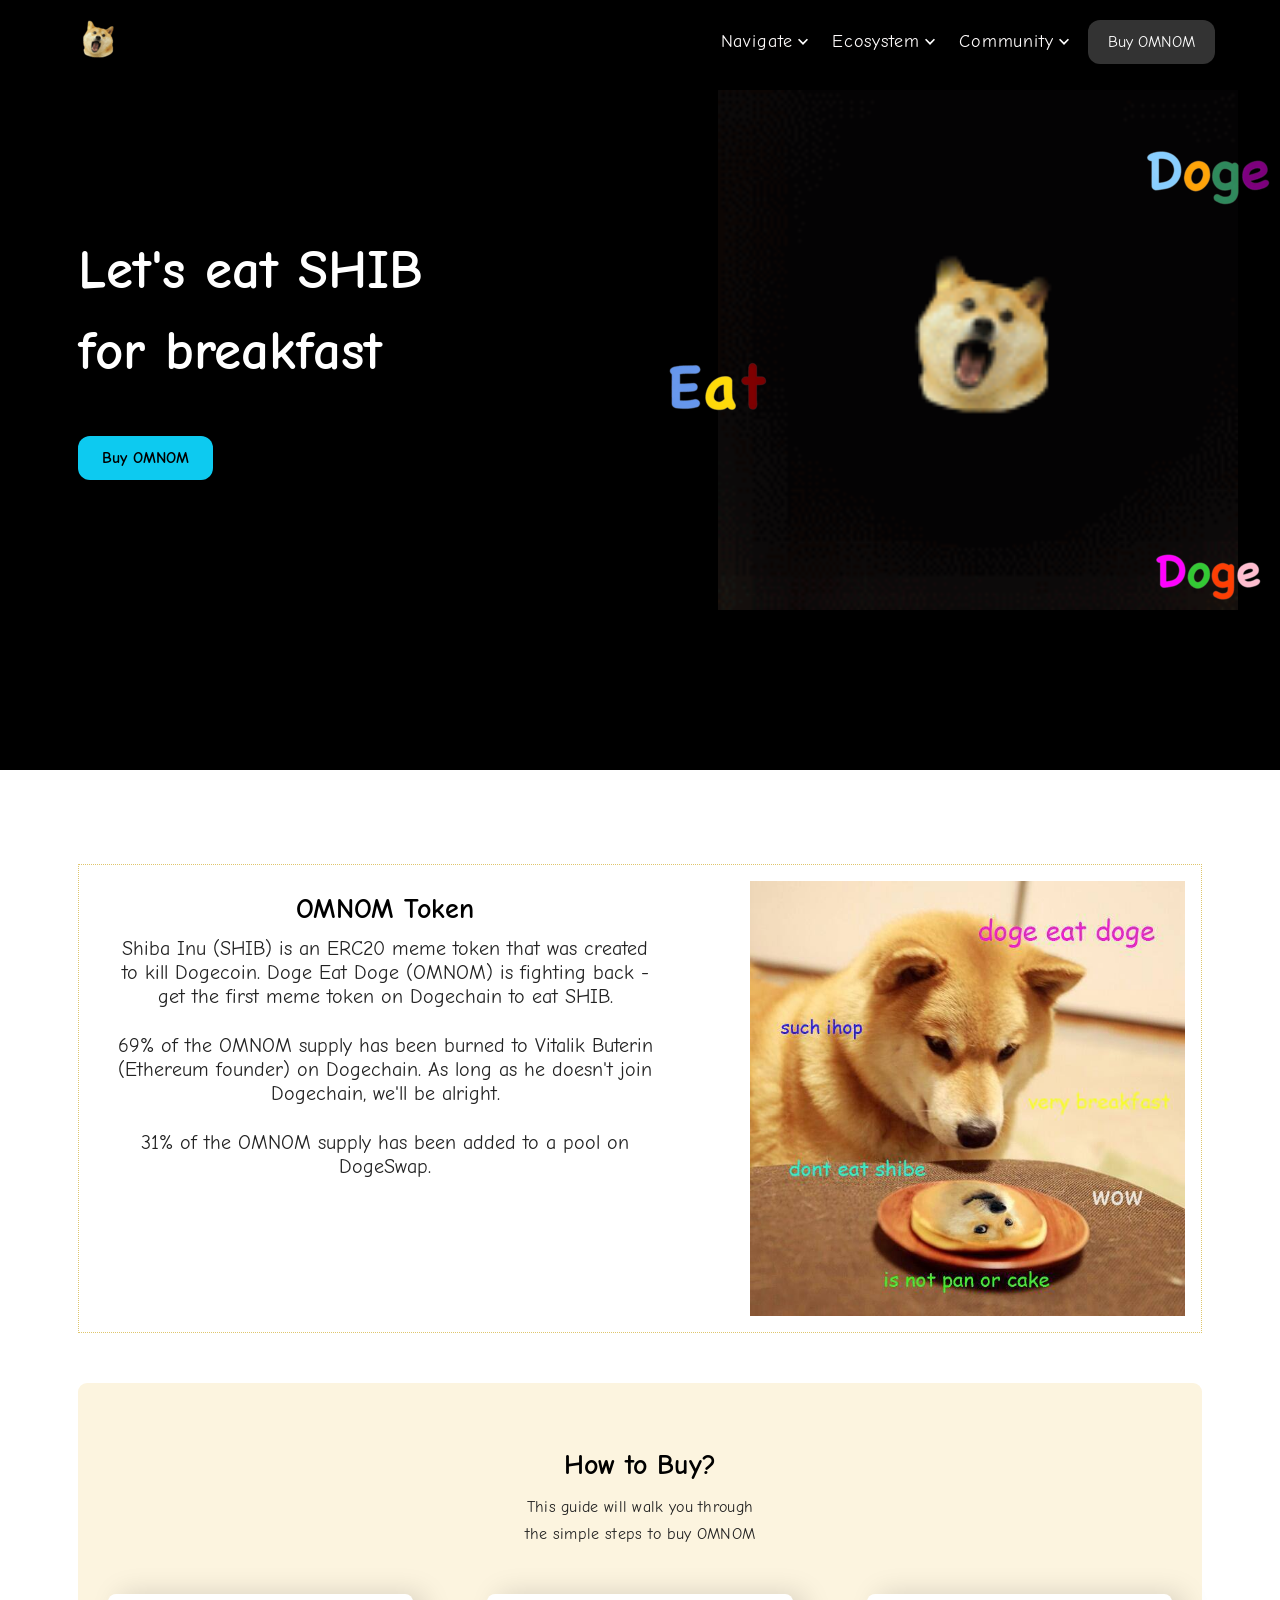
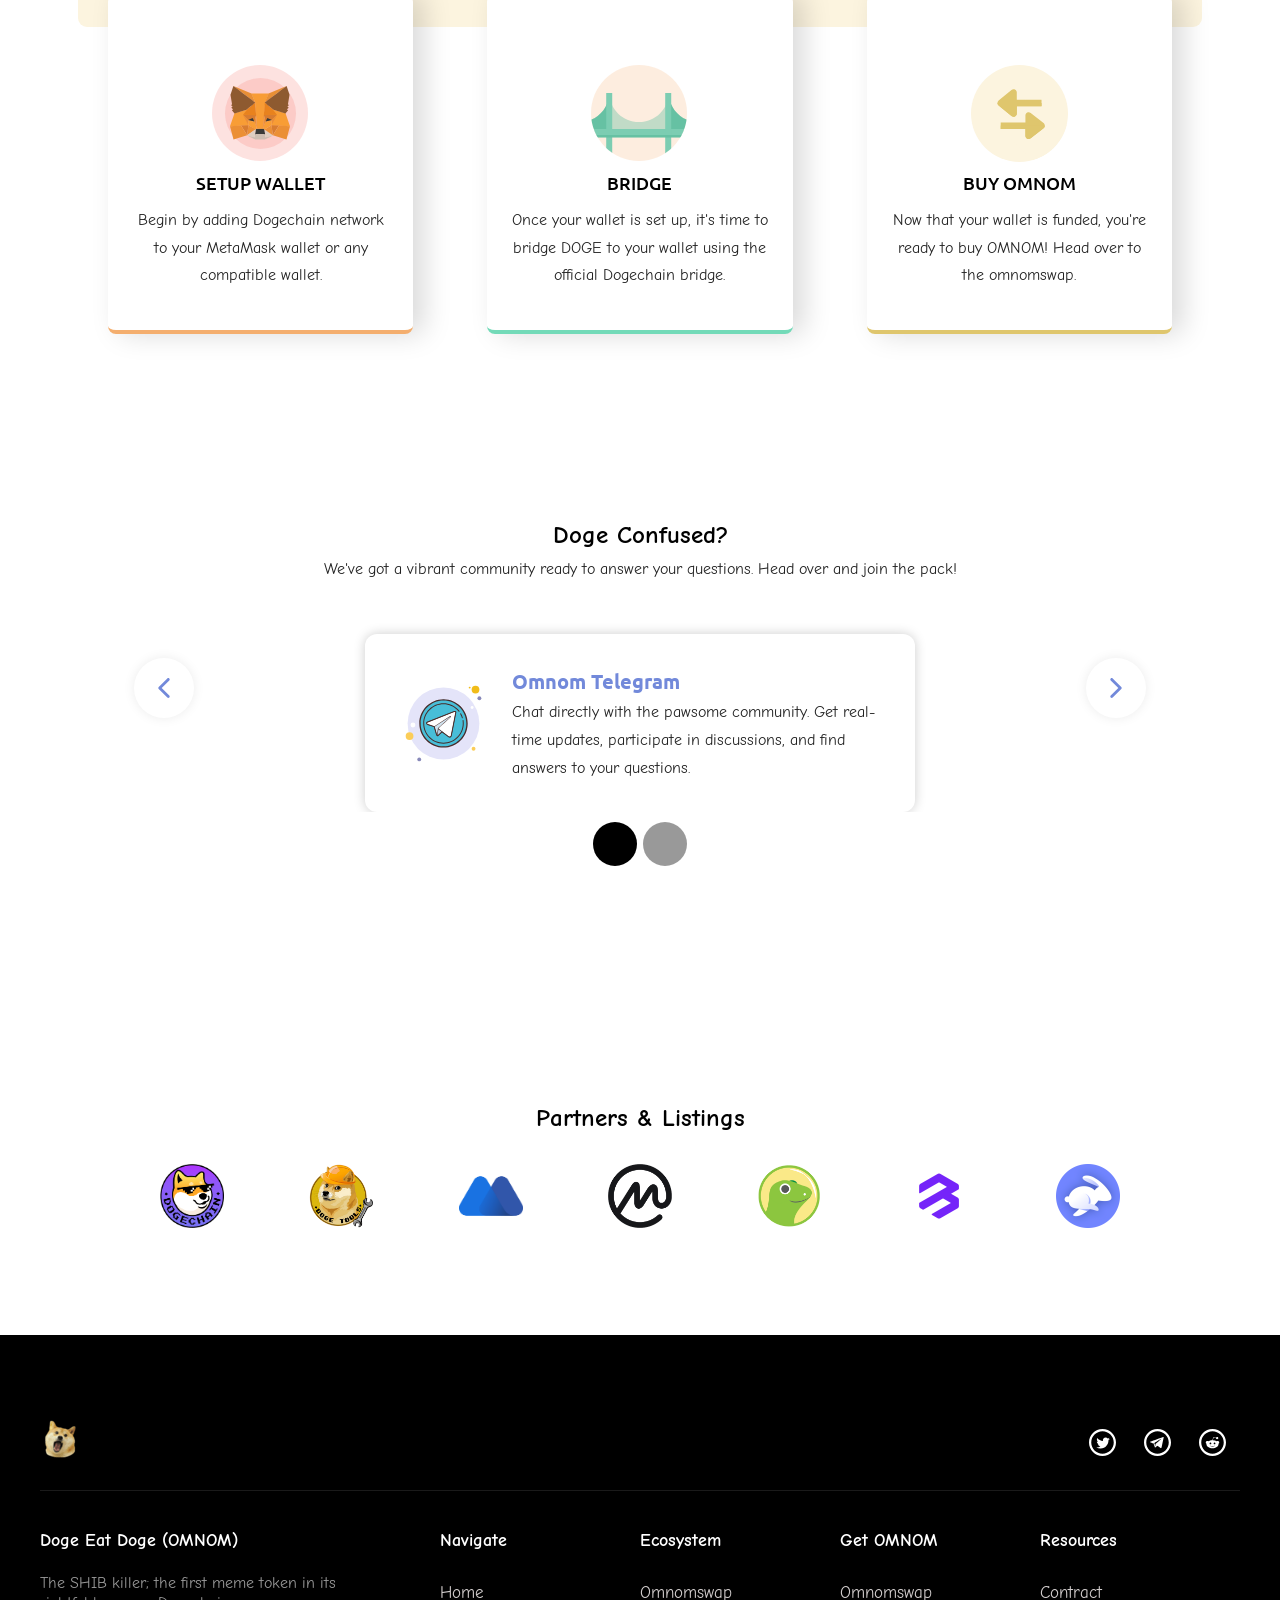
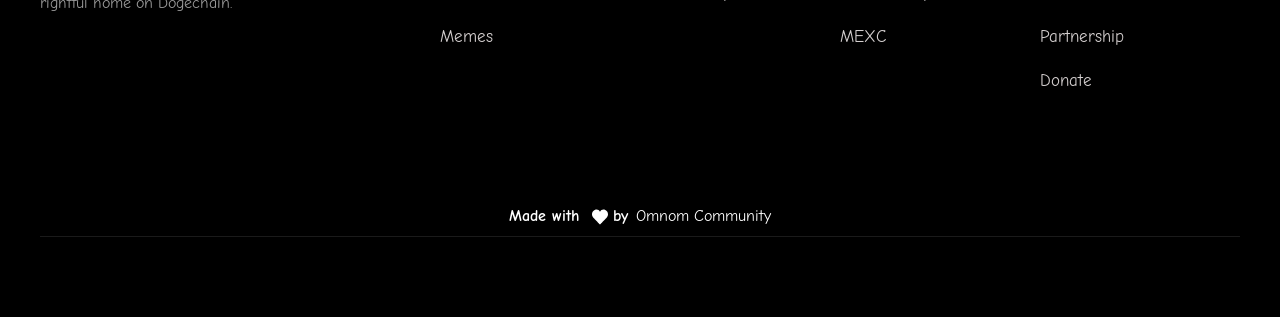
<file: index.html>
<!DOCTYPE html>
<html lang="en">
<head>
  <meta charset="utf-8">
  <meta name="viewport" content="width=device-width, initial-scale=1, shrink-to-fit=no">
  <title>OMNOM - Doge Eat Doge</title>
  <meta name="description" content="The SHIB killer; the first meme token in its rightful home on Dogechain">
  <meta property="og:title" content="OMNOM - Doge Eat Doge">
  <meta property="og:description" content="The SHIB killer; the first meme token in its rightful home on Dogechain">
  <meta property="og:type" content="website">
  <meta property="og:url" content="https://omnom.dog/">
  <meta property="og:image" content="https://omnom.dog/images/logo1.png">
  <meta property="og:site_name" content="OMNOM - Doge Eat Doge">
  
  <!-- Twitter Card -->
  <meta name="twitter:card" content="summary_large_image">
  <meta name="twitter:site" content="@omnomtoken">
  <meta name="twitter:title" content="OMNOM - Doge Eat Doge">
  <meta name="twitter:description" content="The SHIB killer; the first meme token in its rightful home on Dogechain. Buy OMNOM now!">
  <meta name="twitter:image" content="https://omnom.dog/images/logo1.png">
  
  <!-- Additional SEO -->
  <meta name="keywords" content="OMNOM, Doge Eat Doge, DOGE, cryptocurrency, meme token, Dogechain, DeFi, decentralized finance, SHIB killer">
  <meta name="author" content="Omnom Community">
  <meta name="robots" content="index, follow">
  
  <link rel="canonical" href="https://omnom.dog/">
  <link rel="shortcut icon" href="images/favicon.png" type="image/x-icon">
  <link rel="apple-touch-icon" href="images/webclip.png">
  
  <!-- Preconnect for performance -->
  <link rel="preconnect" href="https://fonts.googleapis.com">
  <link rel="preconnect" href="https://fonts.gstatic.com" crossorigin>
  
  <!-- JSON-LD Schema -->
  <script type="application/ld+json">
  {
    "@context": "https://schema.org",
    "@type": "Organization",
    "name": "Omnom Community",
    "url": "https://omnom.dog",
    "logo": "https://omnom.dog/images/logo1.png",
    "sameAs": [
      "https://twitter.com/omnomtoken",
      "https://t.me/omnomtoken_dc",
      "https://www.reddit.com/r/omnomtoken",
      "https://medium.com/@omnomtoken"
    ]
  }
  </script>
  <script type="application/ld+json">
  {
    "@context": "https://schema.org",
    "@type": "WebSite",
    "name": "OMNOM - Doge Eat Doge",
    "url": "https://omnom.dog",
    "description": "The SHIB killer; the first meme token in its rightful home on Dogechain",
    "publisher": {
      "@type": "Organization",
      "name": "Omnom Community"
    }
  }
  </script>

  <!-- OMNOM Website - Deployment Trigger 2026-04-28 -->
  <link rel="stylesheet" href="css/style.css?v=1701200000">
</head>
<body>

  <!-- Skip Navigation for Accessibility -->
  <a href="#main-content" class="skip-link">Skip to main content</a>

  <!-- ========== NAVIGATION ========== -->
  <nav class="navbar" id="navbar">
    <div class="nav-container">
      <a href="/" class="nav-logo">
        <img src="images/logo1.png" alt="logo">
      </a>

      <!-- Desktop Nav Links -->
      <ul class="nav-links" id="navLinks">
        <li class="nav-item dropdown">
          <a href="#" class="nav-link dropdown-toggle">
            Navigate <img src="images/dropdown_icon.svg" alt="" class="dropdown-arrow">
          </a>
          <ul class="dropdown-menu">
            <li><a href="/">Home</a></li>
            <li><a href="/meme-section">Memes</a></li>
          </ul>
        </li>
        <li class="nav-item dropdown">
          <a href="#" class="nav-link dropdown-toggle">
            Ecosystem <img src="images/dropdown_icon.svg" alt="" class="dropdown-arrow">
          </a>
          <ul class="dropdown-menu">
            <li><a href="https://omnom-swap.vercel.app/" target="_blank" rel="noopener">OmnomSwap<br><span class="menu-subtitle">Aggregates Dogeswap</span></a></li>
          </ul>
        </li>
        <li class="nav-item dropdown">
          <a href="#" class="nav-link dropdown-toggle">
            Community <img src="images/dropdown_icon.svg" alt="" class="dropdown-arrow">
          </a>
          <ul class="dropdown-menu">
            <li><a href="https://t.me/omnomtoken_dc" target="_blank" rel="noopener">Telegram</a></li>
            <li><a href="https://twitter.com/omnomtoken" target="_blank" rel="noopener">Twitter</a></li>
            <li><a href="https://www.reddit.com/r/omnomtoken" target="_blank" rel="noopener">Reddit</a></li>
            <li><a href="https://medium.com/@omnomtoken" target="_blank" rel="noopener" class="dropdown-link-last">Medium</a></li>
          </ul>
        </li>
        <li class="nav-item">
          <a href="https://omnom-swap.vercel.app/" target="_blank" rel="noopener" class="nav-cta">Buy OMNOM</a>
        </li>
      </ul>

      <!-- Mobile Burger -->
      <button class="burger" id="burgerBtn" aria-label="Toggle navigation">
        <img src="images/burger_menu.svg" alt="Menu">
      </button>
    </div>
  </nav>

  <!-- ========== MOBILE NAVIGATION ========== -->
  <nav class="min-navbar" id="minNavbar">
    <div class="nav-container">
      <a href="/" class="nav-logo">
        <img src="images/logo1.png" alt="logo">
      </a>

      <ul class="nav-links" id="mobileNavLinks">
        <li class="nav-item dropdown">
          <a href="#" class="nav-link dropdown-toggle">
            Navigate <img src="images/dropdown_icon.svg" alt="" class="dropdown-arrow">
          </a>
          <ul class="dropdown-menu">
            <li><a href="/">Home</a></li>
            <li><a href="/meme-section">Memes</a></li>
          </ul>
        </li>
        <li class="nav-item dropdown">
          <a href="#" class="nav-link dropdown-toggle">
            Ecosystem <img src="images/dropdown_icon.svg" alt="" class="dropdown-arrow">
          </a>
          <ul class="dropdown-menu">
            <li><a href="https://omnom-swap.vercel.app/" target="_blank" rel="noopener">OmnomSwap<br><span class="menu-subtitle">Aggregates Dogeswap</span></a></li>
          </ul>
        </li>
        <li class="nav-item dropdown">
          <a href="#" class="nav-link dropdown-toggle">
            Community <img src="images/dropdown_icon.svg" alt="" class="dropdown-arrow">
          </a>
          <ul class="dropdown-menu">
            <li><a href="https://t.me/omnomtoken_dc" target="_blank" rel="noopener">Telegram</a></li>
            <li><a href="https://twitter.com/omnomtoken" target="_blank" rel="noopener">Twitter</a></li>
            <li><a href="https://www.reddit.com/r/omnomtoken" target="_blank" rel="noopener">Reddit</a></li>
            <li><a href="https://medium.com/@omnomtoken" target="_blank" rel="noopener" class="dropdown-link-last">Medium</a></li>
          </ul>
        </li>
        <li class="nav-item">
          <a href="https://omnom-swap.vercel.app/" target="_blank" rel="noopener" class="nav-cta">Buy OMNOM</a>
        </li>
      </ul>

      <button class="burger" id="mobileBurgerBtn" aria-label="Toggle navigation">
        <img src="images/burger_menu.svg" alt="Menu">
      </button>
    </div>
  </nav>

  <!-- ========== HERO SECTION ========== -->
  <section class="hero-section" id="hero">
    <div class="container">
      <div class="flexbox hero-flexbox">
        <div class="left-block">
          <h1 class="hero-heading">Let's eat SHIB<br>for breakfast</h1>
          <div class="hero-buttons">
            <a href="https://omnom-swap.vercel.app/" target="_blank" rel="noopener" class="button">Buy OMNOM</a>
          </div>
        </div>
        <div class="right-block">
          <img src="images/doge.gif" width="520" alt="" class="hero-main-img">
          <img src="images/doge-1.png" alt="" class="hero-overlay hero-overlay-1 fade-in">
          <img src="images/eat.png" alt="" class="hero-overlay hero-overlay-2 fade-in">
          <img src="images/doge-2.png" alt="" class="hero-overlay hero-overlay-3 fade-in">
        </div>
      </div>
    </div>
  </section>

  <!-- ========== MID SECTION (wraps Token + How to Buy + Community + Partners) ========== -->
  <div class="mid-section" id="main-content">

    <!-- ========== OMNOM TOKEN SECTION ========== -->
    <section class="token-section" id="token">
      <div class="grid-2">
        <div class="token-text">
          <h1 class="heading">OMNOM Token</h1>
          <div class="paragraph-center">Shiba Inu (SHIB) is an ERC20 meme token that was created to kill Dogecoin. Doge Eat Doge (OMNOM) is fighting back - get the first meme token on Dogechain to eat SHIB.<br><p></p></div>
          <div class="paragraph-center">69% of the OMNOM supply has been burned to Vitalik Buterin (Ethereum founder) on Dogechain. As long as he doesn't join Dogechain, we'll be alright.<br><p></p></div>
          <div class="paragraph-center">31% of the OMNOM supply has been added to a pool on DogeSwap.<br><p></p></div>
        </div>
        <img src="images/img1.jpg" alt="Image" class="token-image">
      </div>
    </section>

    <!-- ========== HOW TO BUY SECTION ========== -->
    <section class="howto-section" id="howto">
      <div class="mid-container">
        <h1 class="heading">How to Buy?</h1>
        <p class="paragraph-center subheading">This guide will walk you through<br> the simple steps to buy OMNOM<br></p>
      </div>
      <div class="howto-grid">
        <!-- Card 1: Setup Wallet -->
        <div class="howto-card">
          <a href="https://chainlist.org/chain/2000" target="_blank" rel="noopener" class="howto-card-link">
            <div class="howto-icon-container icon-wallet">
              <div class="howto-icon-wrapper">
                <img src="images/metamask.svg" alt="">
              </div>
              <h3 class="menu-heading">Setup Wallet</h3>
              <p class="paragraph-justified">Begin by adding Dogechain network to your MetaMask wallet or any compatible wallet.</p>
            </div>
          </a>
        </div>
        <!-- Card 2: Bridge -->
        <div class="howto-card">
          <a href="https://bridge.dogechain.dog/bridge" target="_blank" rel="noopener" class="howto-card-link">
            <div class="howto-icon-container icon-bridge">
              <div class="howto-icon-wrapper">
                <img src="images/gnosis_bridge.svg" alt="">
              </div>
              <h3 class="menu-heading">Bridge</h3>
              <p class="paragraph-justified">Once your wallet is set up, it's time to bridge DOGE to your wallet using the official Dogechain bridge.<br></p>
            </div>
          </a>
        </div>
        <!-- Card 3: Buy OMNOM -->
        <div class="howto-card">
          <a href="https://omnom-swap.vercel.app/" target="_blank" rel="noopener" class="howto-card-link">
            <div class="howto-icon-container icon-buy">
              <div class="howto-icon-wrapper">
                <img src="images/swap101.svg" alt="">
              </div>
              <h3 class="menu-heading">Buy OMNOM</h3>
              <p class="paragraph-justified">Now that your wallet is funded, you're ready to buy OMNOM! Head over to the omnomswap.</p>
            </div>
          </a>
        </div>
      </div>
    </section>

    <!-- ========== COMMUNITY SLIDER SECTION ========== -->
    <section class="community-section" id="community">
      <div class="slider-heading">
        <h1 class="light-heading">Doge Confused?</h1>
        <p class="light-paragraph">We've got a vibrant community ready to answer your questions. Head over and join the pack!<br></p>
      </div>

      <div class="slider-wrapper">
        <button class="slider-arrow slider-arrow-left" id="sliderPrev" aria-label="Previous slide">
          <div class="circle-wrapper">
            <img src="images/arrow-point-to-left.svg" alt="Previous">
          </div>
        </button>

        <div class="slider" id="slider">
          <div class="slider-track" id="sliderTrack">
            <!-- Slide 1: Telegram -->
            <div class="slide">
              <a href="https://t.me/omnomtoken_dc" target="_blank" rel="noopener" class="slide-link-block">
                <div class="slider-container">
                  <div class="slide-icon-div">
                    <img src="images/telegram1.svg" alt="" class="slide-icon-img">
                  </div>
                  <div class="slide-text-container">
                    <h3 class="discord-heading">Omnom Telegram</h3>
                    <p class="slide-paragraph">Chat directly with the pawsome community. Get real-time updates, participate in discussions, and find answers to your questions.</p>
                  </div>
                </div>
              </a>
            </div>
            <!-- Slide 2: Reddit -->
            <div class="slide">
              <a href="https://www.reddit.com/r/omnomtoken" target="_blank" rel="noopener" class="slide-link-block">
                <div class="slider-container">
                  <div class="slide-icon-div">
                    <img src="images/icons8-reddit.svg" alt="" class="slide-icon-img">
                  </div>
                  <div class="slide-text-container">
                    <h3 class="discord-heading heading-reddit">Omnom Reddit</h3>
                    <p class="slide-paragraph">Join the discussion on Reddit! Dive into threads, ask questions, and connect with others who are as passionate about OMNOM as you are.</p>
                  </div>
                </div>
              </a>
            </div>
          </div>
        </div>

        <button class="slider-arrow slider-arrow-right" id="sliderNext" aria-label="Next slide">
          <div class="circle-wrapper">
            <img src="images/arrow-point-to-right.svg" alt="Next">
          </div>
        </button>
      </div>

      <!-- Dot Navigation -->
      <div class="slider-dots" id="sliderDots">
        <button class="dot active" data-index="0" aria-label="Go to slide 1"></button>
        <button class="dot" data-index="1" aria-label="Go to slide 2"></button>
      </div>
    </section>

    <!-- ========== PARTNERS & LISTINGS SECTION ========== -->
    <section class="partners-section" id="partners">
      <div class="partners-container">
        <div class="partners-heading">
          <h1 class="light-heading">Partners & Listings</h1>
        </div>
        <div class="partners-flexbox">
          <div class="partner-card-item">
            <a href="https://dogechain.dog/" target="_blank" rel="noopener" class="partner-link">
              <div class="partner-icon-container">
                <div class="partners-block">
                  <img src="images/dogechain.png" alt="Dogechain" class="partner-img">
                </div>
              </div>
            </a>
          </div>
          <div class="partner-card-item">
            <a href="https://www.dogetools.dog/" target="_blank" rel="noopener" class="partner-link">
              <div class="partner-icon-container">
                <div class="partners-block">
                  <img src="images/dogetools.png" alt="Dogetools" class="partner-img">
                </div>
              </div>
            </a>
          </div>
          <div class="partner-card-item">
            <a href="https://www.mexc.com/register?inviteCode=mexc-1Unhh" target="_blank" rel="noopener" class="partner-link">
              <div class="partner-icon-container">
                <div class="partners-block">
                  <img src="images/mexc-logo.png" alt="MEXC" class="partner-img">
                </div>
              </div>
            </a>
          </div>
          <div class="partner-card-item">
            <a href="https://coinmarketcap.com/currencies/doge-eat-doge" target="_blank" rel="noopener" class="partner-link">
              <div class="partner-icon-container">
                <div class="partners-block">
                  <img src="images/coinmarketcap-logo.png" alt="Coinmarketcap" class="partner-img">
                </div>
              </div>
            </a>
          </div>
          <div class="partner-card-item">
            <a href="https://www.coingecko.com/en/coins/doge-eat-doge" target="_blank" rel="noopener" class="partner-link">
              <div class="partner-icon-container">
                <div class="partners-block">
                  <img src="images/coingecko-logo.png" alt="Coingecko" class="partner-img">
                </div>
              </div>
            </a>
          </div>
          <div class="partner-card-item">
            <a href="https://web3.bitget.com/" target="_blank" rel="noopener" class="partner-link">
              <div class="partner-icon-container">
                <div class="partners-block">
                  <img src="images/bitkeep.png" alt="BitgetWallet" class="partner-img">
                </div>
              </div>
            </a>
          </div>
          <div class="partner-card-item">
            <a href="https://rabby.io/" target="_blank" rel="noopener" class="partner-link">
              <div class="partner-icon-container">
                <div class="partners-block">
                  <img src="images/rabby.png" alt="Rabby" class="partner-img">
                </div>
              </div>
            </a>
          </div>
        </div>
      </div>
    </section>

  </div><!-- end mid-section -->

  <!-- ========== FOOTER ========== -->
  <footer class="footer-section" id="footer">
    <div class="footer-01">
      <div class="footer-container">
        <div class="footer-top">
          <a href="/" class="footer-logo-link">
            <img src="images/logo1.png" alt="" class="footer-logo">
          </a>
          <div class="footer-social">
            <a href="https://twitter.com/omnomtoken" target="_blank" rel="noopener" class="social-link" aria-label="Twitter">
              <img src="images/twitter_icon.svg" alt="">
            </a>
            <a href="https://t.me/omnomtoken_dc" target="_blank" rel="noopener" class="social-link" aria-label="Telegram">
              <img src="images/telegram_icon.svg" alt="">
            </a>
            <a href="http://reddit.com/r/omnomtoken" target="_blank" rel="noopener" class="social-link" aria-label="Reddit">
              <img src="images/reddit_logo.svg" alt="">
            </a>
          </div>
        </div>

        <div class="footer-grid">
          <div class="footer-column footer-col-brand">
            <div class="footer-title">Doge Eat Doge (OMNOM)</div>
            <p>The SHIB killer; the first meme token in its  <br>
              rightful home on Dogechain.</p>
          </div>
          <div class="footer-column">
            <div class="footer-title">Navigate</div>
            <a href="/" class="footer-link">Home</a>
            <a href="/meme-section" class="footer-link">Memes</a>
          </div>
          <div class="footer-column">
            <div class="footer-title">Ecosystem</div>
            <a href="https://omnom-swap.vercel.app/" target="_blank" rel="noopener" class="footer-link">Omnomswap</a>
          </div>
          <div class="footer-column">
            <div class="footer-title">Get OMNOM</div>
            <a href="https://omnom-swap.vercel.app/" target="_blank" rel="noopener" class="footer-link">Omnomswap</a>
            <a href="https://www.mexc.com/exchange/OMNOM_USDT" target="_blank" rel="noopener" class="footer-link">MEXC</a>
          </div>
          <div class="footer-column">
            <div class="footer-title">Resources</div>
            <a href="https://explorer.dogechain.dog/address/0xe3fcA919883950c5cD468156392a6477Ff5d18de" target="_blank" rel="noopener" class="footer-link">Contract</a>
            <a href="mailto:team@omnomtoken.dog" target="_blank" rel="noopener" class="footer-link">Partnership</a>
            <a href="https://github.com/omnomcommunity/Donations" target="_blank" rel="noopener" class="footer-link">Donate</a>
          </div>
        </div>

        <div class="footer-bottom">
          <div class="footer-bottom-wrapper">
            <h1 class="footer-made-text">Made with</h1>
            <div class="footer-love-icon"><img src="images/love_icon.svg" alt=""></div>
            <h1 class="footer-made-text">by <a href="https://github.com/omnomcommunity" target="_blank" rel="noopener" class="footer-community-link">Omnom Community</a></h1>
          </div>
        </div>
      </div>
    </div>
  </footer>

  <!-- Custom JavaScript -->
  <script src="js/main.js"></script>
</body>
</html>
</file>
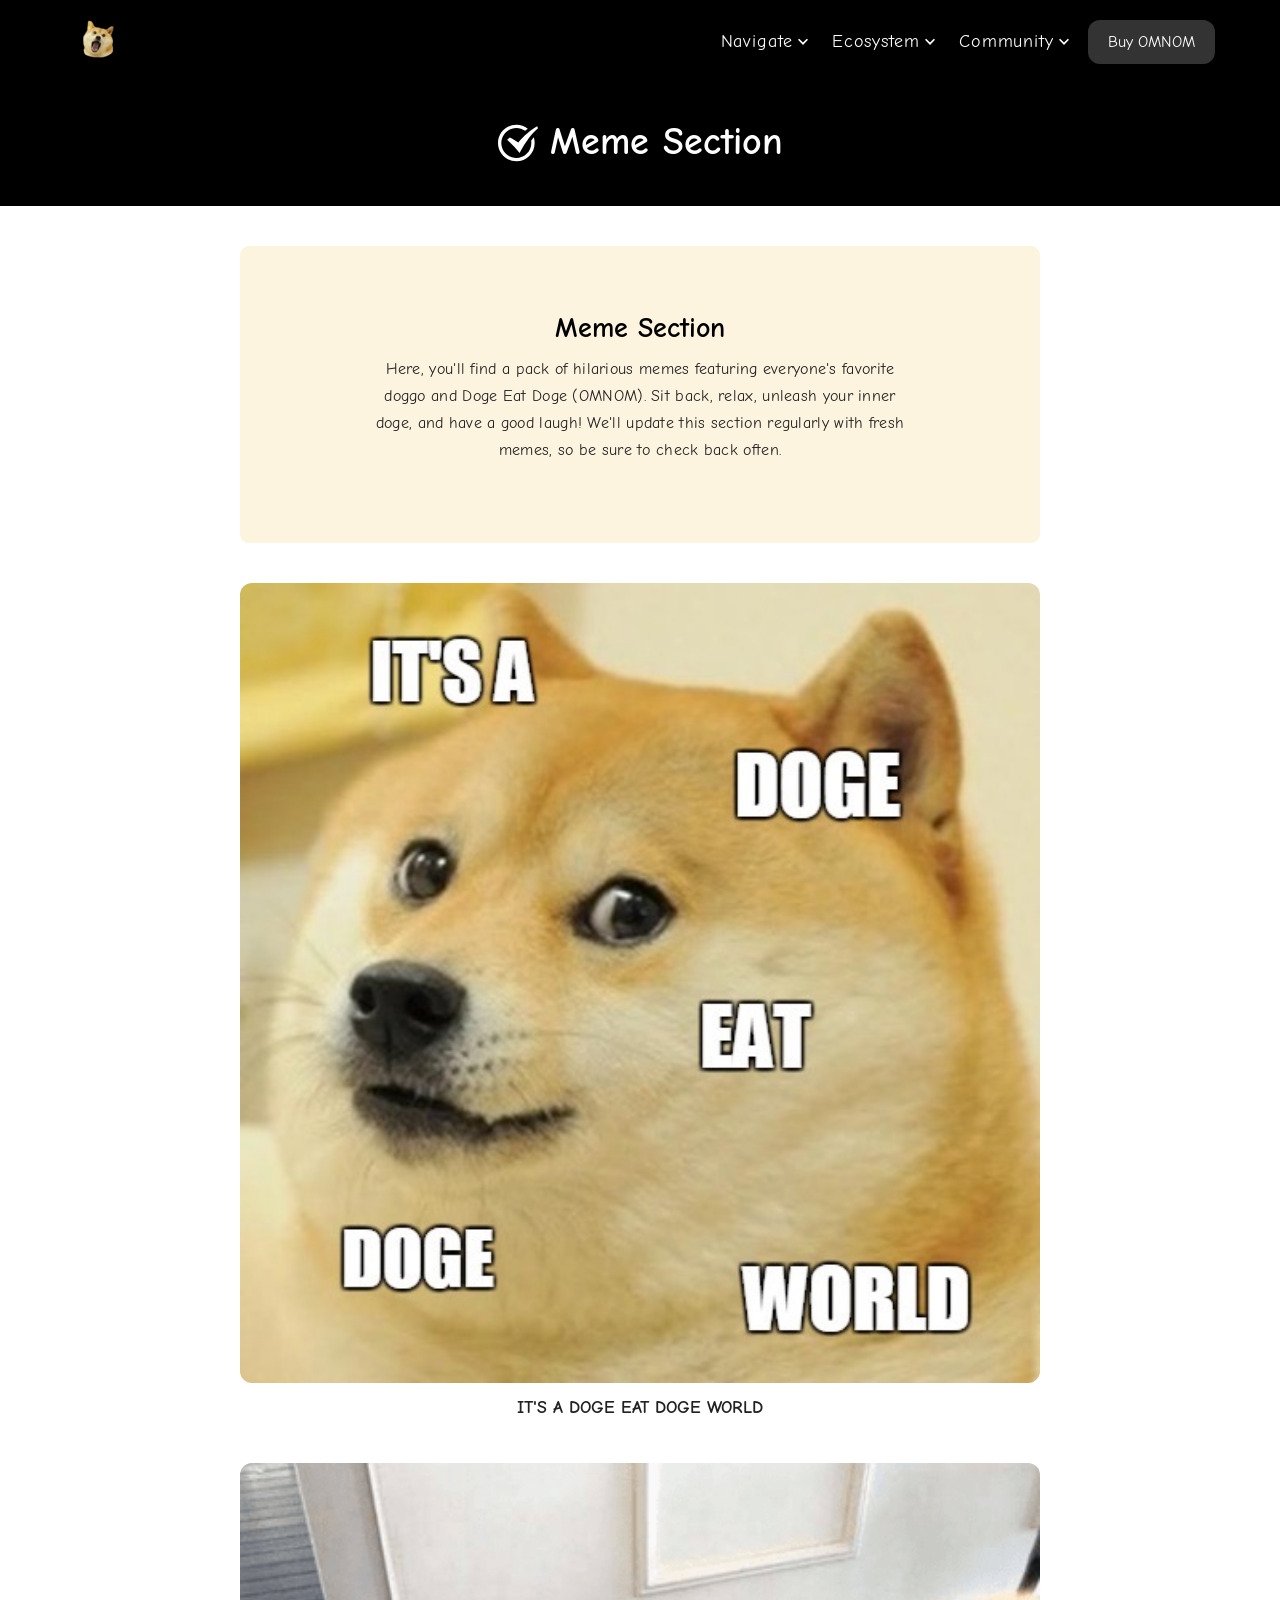
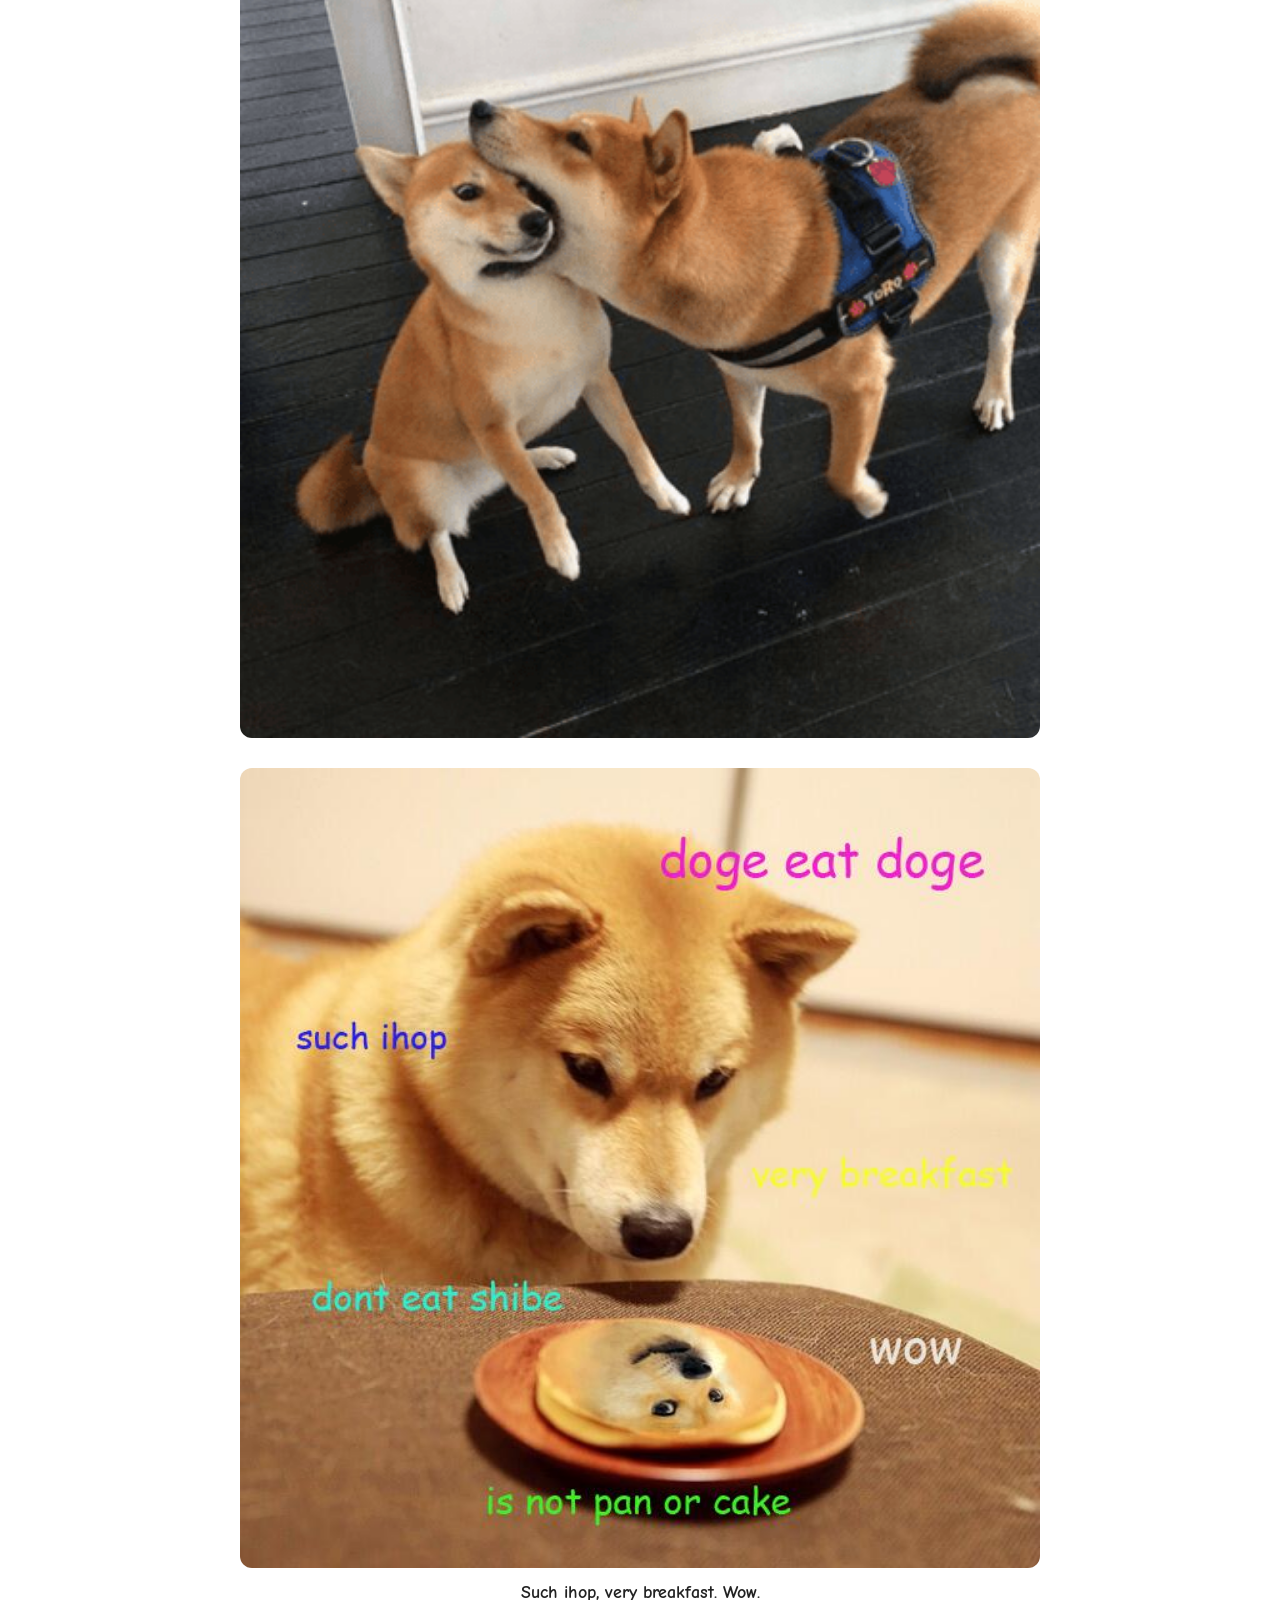
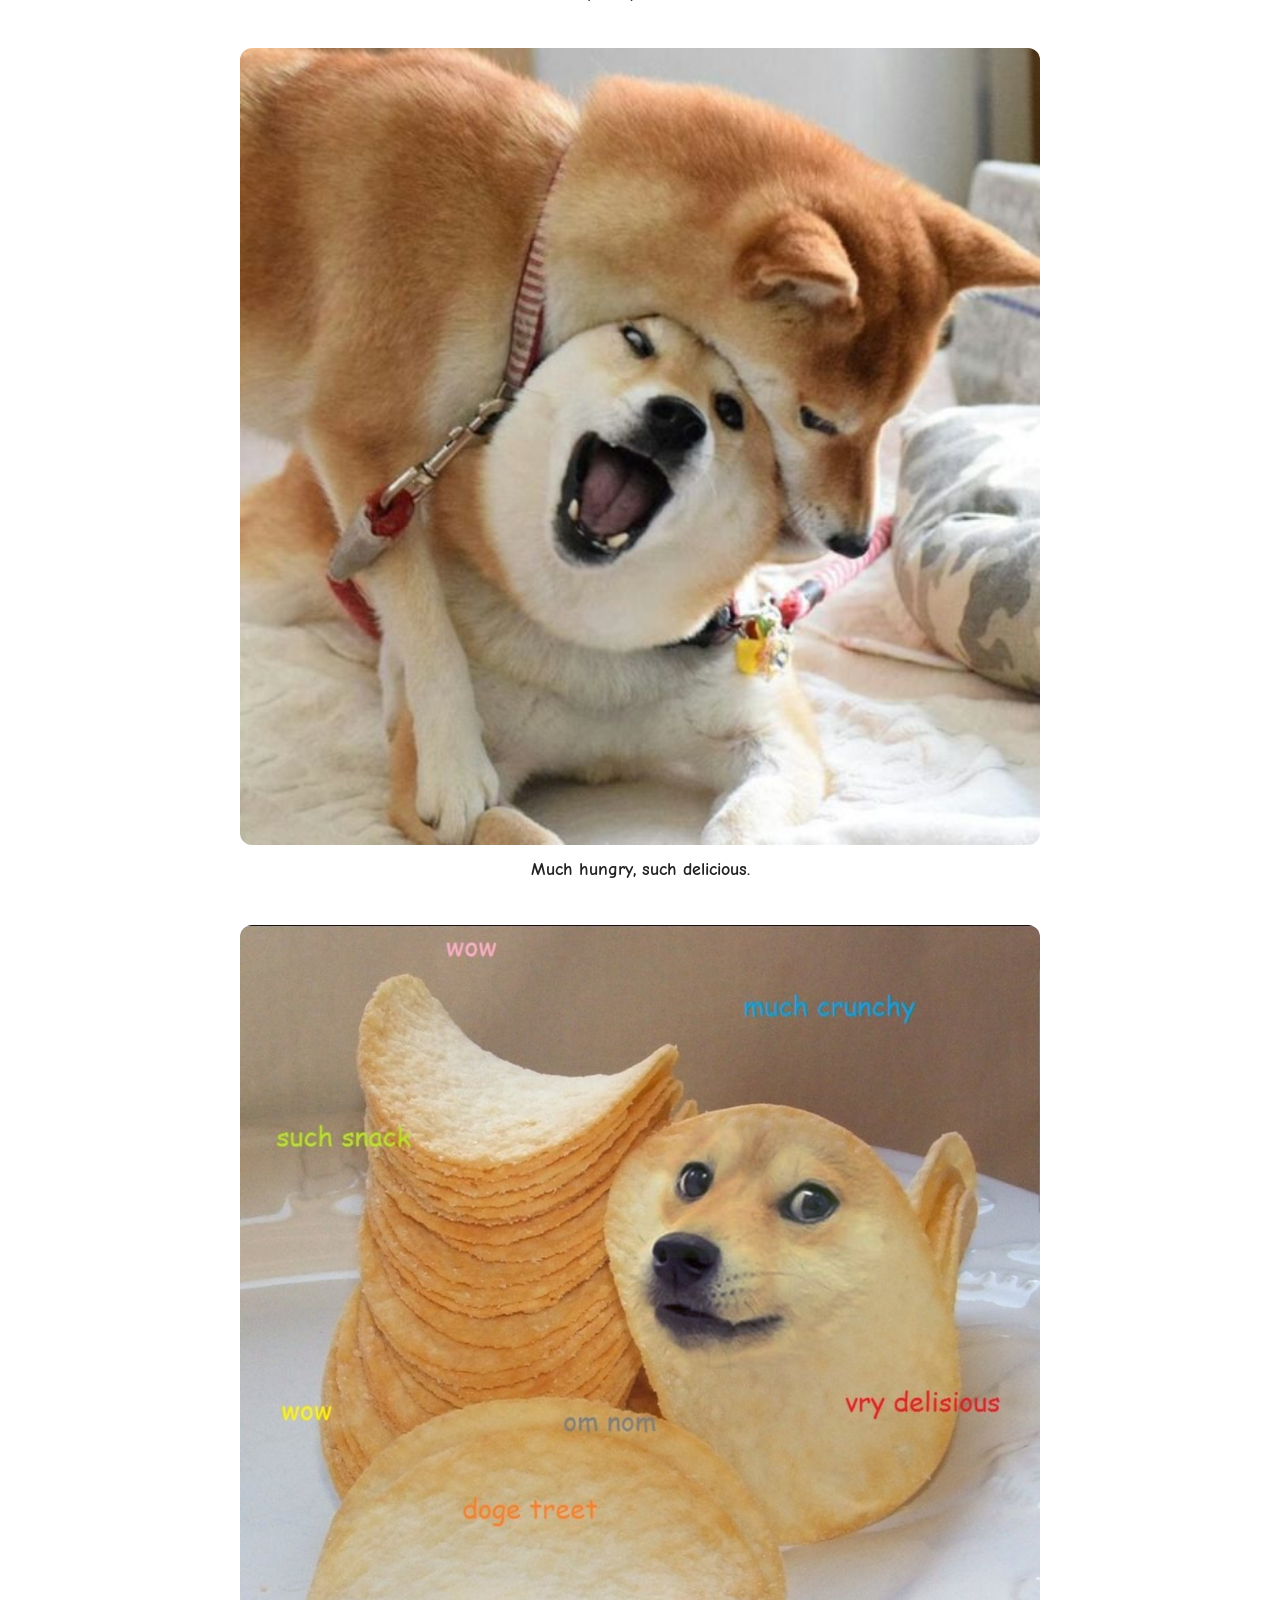
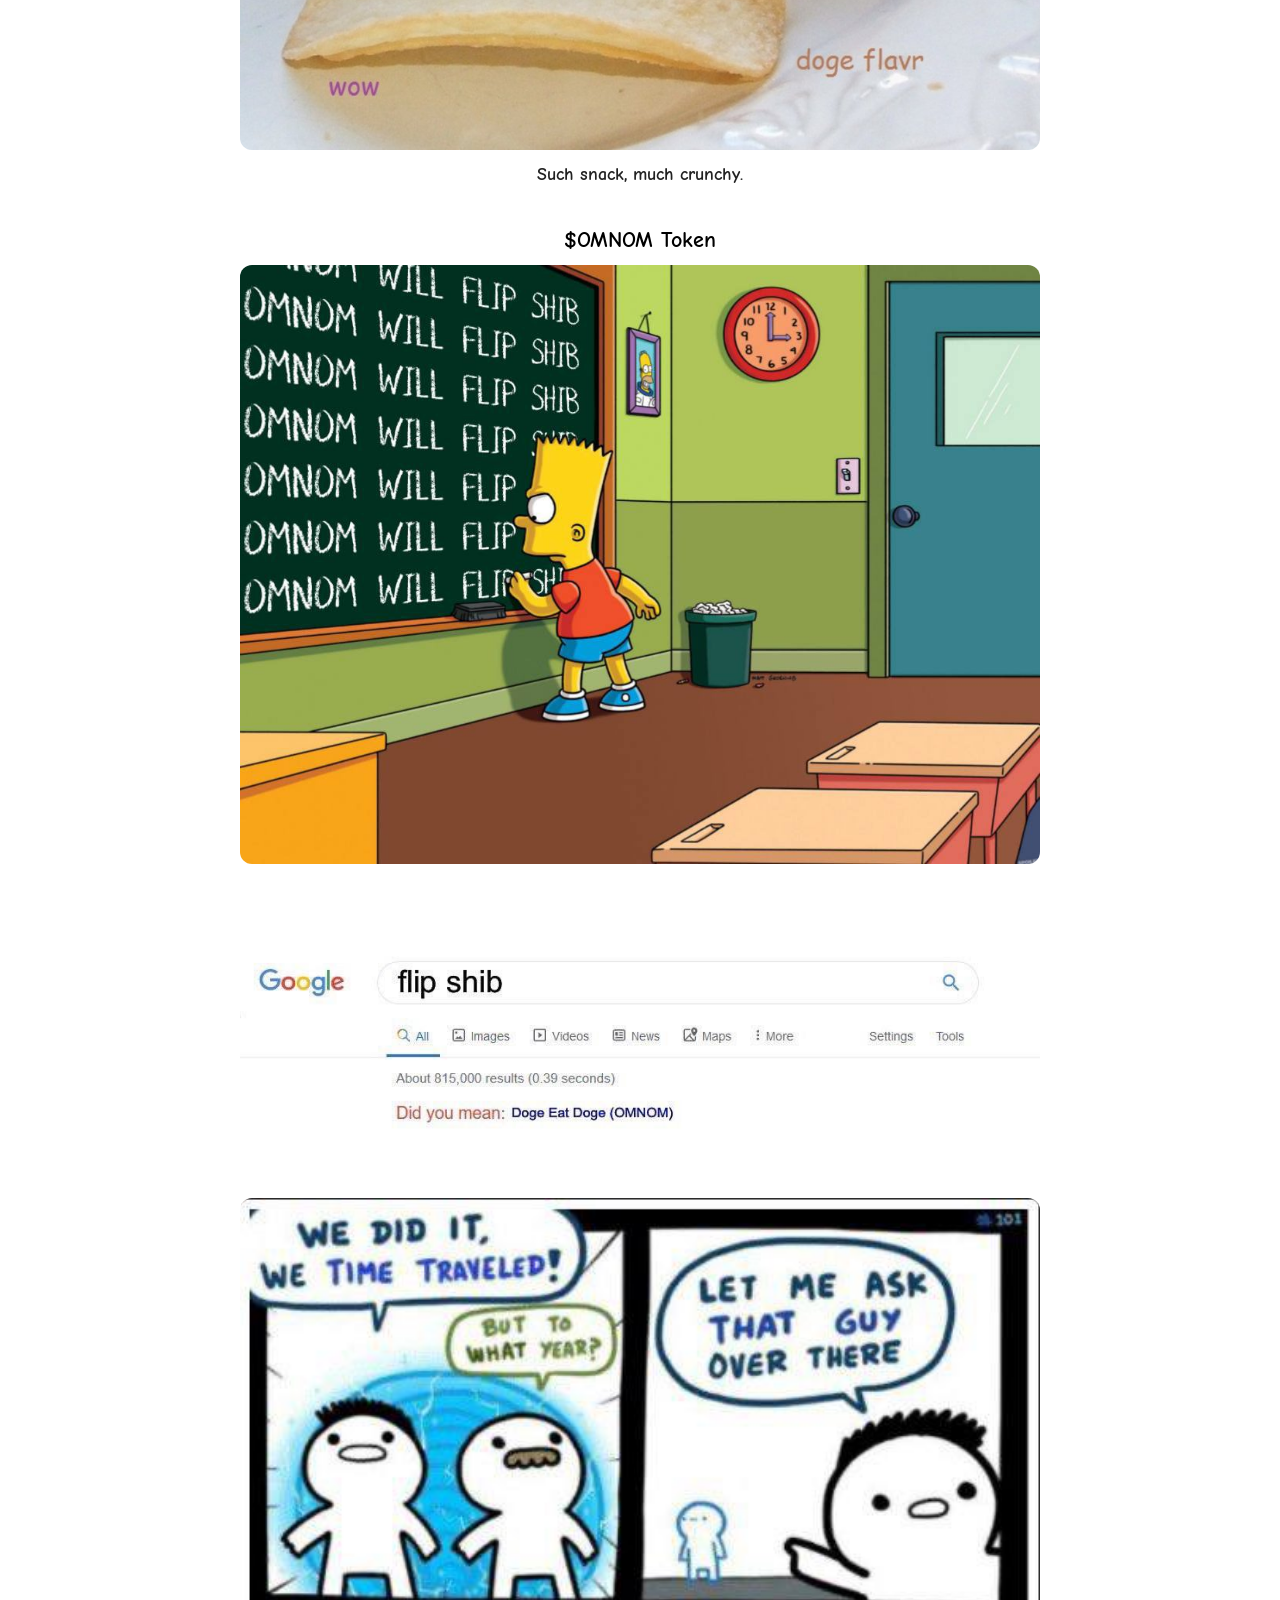
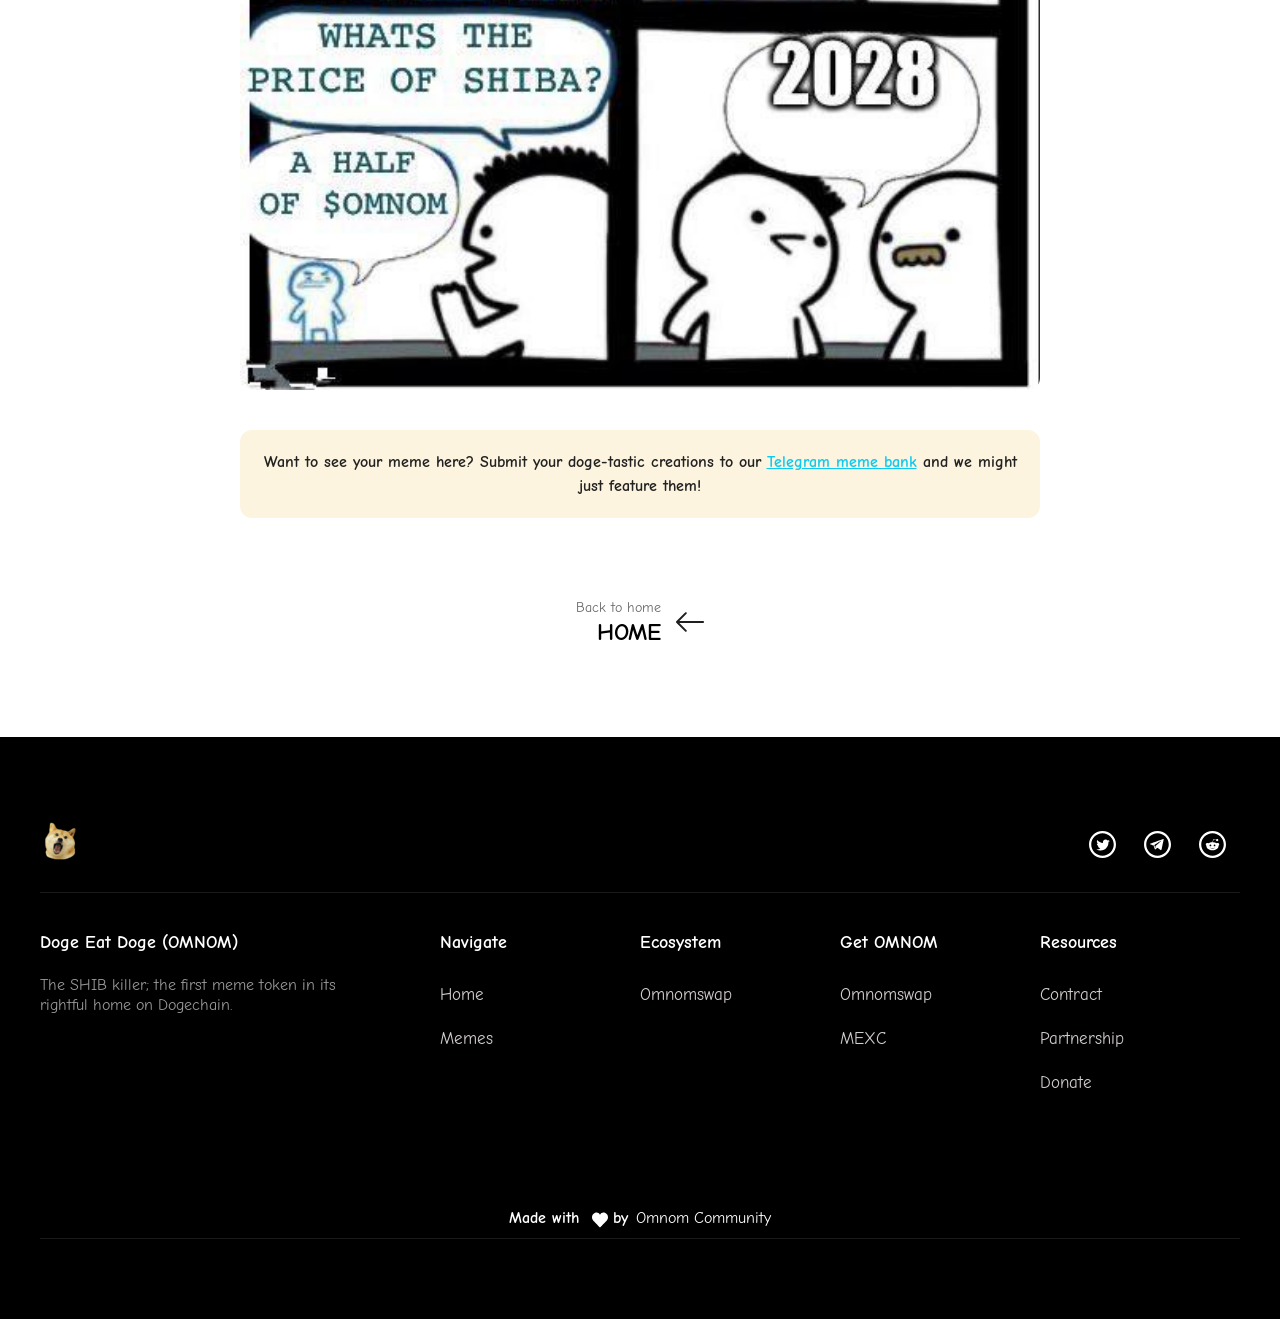
<file: meme-section/index.html>
<!DOCTYPE html>
<html lang="en">
<head>
  <meta charset="utf-8">
  <meta name="viewport" content="width=device-width, initial-scale=1, shrink-to-fit=no">
  <title>OMNOM - Meme Section</title>
  <meta name="description" content="Here, you'll find a pack of hilarious memes featuring everyone's favorite doggo and Doge Eat Doge (OMNOM).">
  <meta property="og:title" content="OMNOM - Meme Section">
  <meta property="og:description" content="Here, you'll find a pack of hilarious memes featuring everyone's favorite doggo and Doge Eat Doge (OMNOM).">
  <meta property="og:type" content="website">
  <meta property="og:url" content="https://omnom.dog/meme-section">
  <meta property="og:image" content="https://omnom.dog/images/logo1.png">
  <meta property="og:site_name" content="OMNOM - Doge Eat Doge">
  
  <!-- Twitter Card -->
  <meta name="twitter:card" content="summary_large_image">
  <meta name="twitter:site" content="@omnomtoken">
  <meta name="twitter:title" content="OMNOM - Meme Section">
  <meta name="twitter:description" content="Hilarious memes featuring Doge Eat Doge (OMNOM) - the SHIB killer and first meme token on Dogechain">
  <meta name="twitter:image" content="https://omnom.dog/images/logo1.png">
  
  <!-- Additional SEO -->
  <meta name="keywords" content="OMNOM memes, Doge memes, Dogechain memes, cryptocurrency memes, meme token">
  <meta name="author" content="Omnom Community">
  <meta name="robots" content="index, follow">
  
  <link rel="canonical" href="https://omnom.dog/meme-section">
  <link rel="shortcut icon" href="../images/favicon.png" type="image/x-icon">
  <link rel="apple-touch-icon" href="../images/webclip.png">
  
  <!-- Preconnect for performance -->
  <link rel="preconnect" href="https://fonts.googleapis.com">
  <link rel="preconnect" href="https://fonts.gstatic.com" crossorigin>
  
  <!-- JSON-LD Schema -->
  <script type="application/ld+json">
  {
    "@context": "https://schema.org",
    "@type": "WebPage",
    "name": "OMNOM Meme Section",
    "url": "https://omnom.dog/meme-section",
    "description": "Hilarious memes featuring Doge Eat Doge (OMNOM) - the SHIB killer and first meme token on Dogechain",
    "publisher": {
      "@type": "Organization",
      "name": "Omnom Community"
    }
  }
  </script>

  <!-- Custom Styles -->
  <link rel="stylesheet" href="../css/style.css?v=1701200000">
</head>
<body>

  <!-- Skip Navigation for Accessibility -->
  <a href="#main-content" class="skip-link">Skip to main content</a>

  <!-- ========== NAVIGATION ========== -->
  <nav class="navbar" id="navbar">
    <div class="nav-container">
      <a href="/" class="nav-logo">
        <img src="../images/logo1.png" alt="logo">
      </a>

      <!-- Desktop Nav Links -->
      <ul class="nav-links" id="navLinks">
        <li class="nav-item dropdown">
          <a href="#" class="nav-link dropdown-toggle">
            Navigate <img src="../images/dropdown_icon.svg" alt="" class="dropdown-arrow">
          </a>
          <ul class="dropdown-menu">
            <li><a href="/">Home</a></li>
            <li><a href="/meme-section">Memes</a></li>
          </ul>
        </li>
        <li class="nav-item dropdown">
          <a href="#" class="nav-link dropdown-toggle">
            Ecosystem <img src="../images/dropdown_icon.svg" alt="" class="dropdown-arrow">
          </a>
          <ul class="dropdown-menu">
            <li><a href="https://omnom-swap.vercel.app/" target="_blank" rel="noopener">OmnomSwap<br><span class="menu-subtitle">Aggregates Dogeswap</span></a></li>
          </ul>
        </li>
        <li class="nav-item dropdown">
          <a href="#" class="nav-link dropdown-toggle">
            Community <img src="../images/dropdown_icon.svg" alt="" class="dropdown-arrow">
          </a>
          <ul class="dropdown-menu">
            <li><a href="https://t.me/omnomtoken_dc" target="_blank" rel="noopener">Telegram</a></li>
            <li><a href="https://twitter.com/omnomtoken" target="_blank" rel="noopener">Twitter</a></li>
            <li><a href="https://www.reddit.com/r/omnomtoken" target="_blank" rel="noopener">Reddit</a></li>
            <li><a href="https://medium.com/@omnomtoken" target="_blank" rel="noopener" class="dropdown-link-last">Medium</a></li>
          </ul>
        </li>
        <li class="nav-item">
          <a href="https://omnom-swap.vercel.app/" target="_blank" rel="noopener" class="nav-cta">Buy OMNOM</a>
        </li>
      </ul>

      <!-- Mobile Burger -->
      <button class="burger" id="burgerBtn" aria-label="Toggle navigation">
        <img src="../images/burger_menu.svg" alt="Menu">
      </button>
    </div>
  </nav>

  <!-- ========== MOBILE NAVIGATION ========== -->
  <nav class="min-navbar" id="minNavbar">
    <div class="nav-container">
      <a href="/" class="nav-logo">
        <img src="../images/logo1.png" alt="logo">
      </a>

      <ul class="nav-links" id="mobileNavLinks">
        <li class="nav-item dropdown">
          <a href="#" class="nav-link dropdown-toggle">
            Navigate <img src="../images/dropdown_icon.svg" alt="" class="dropdown-arrow">
          </a>
          <ul class="dropdown-menu">
            <li><a href="/">Home</a></li>
            <li><a href="/meme-section">Memes</a></li>
          </ul>
        </li>
        <li class="nav-item dropdown">
          <a href="#" class="nav-link dropdown-toggle">
            Ecosystem <img src="../images/dropdown_icon.svg" alt="" class="dropdown-arrow">
          </a>
          <ul class="dropdown-menu">
            <li><a href="https://omnom-swap.vercel.app/" target="_blank" rel="noopener">OmnomSwap<br><span class="menu-subtitle">Aggregates Dogeswap</span></a></li>
          </ul>
        </li>
        <li class="nav-item dropdown">
          <a href="#" class="nav-link dropdown-toggle">
            Community <img src="../images/dropdown_icon.svg" alt="" class="dropdown-arrow">
          </a>
          <ul class="dropdown-menu">
            <li><a href="https://t.me/omnomtoken_dc" target="_blank" rel="noopener">Telegram</a></li>
            <li><a href="https://twitter.com/omnomtoken" target="_blank" rel="noopener">Twitter</a></li>
            <li><a href="https://www.reddit.com/r/omnomtoken" target="_blank" rel="noopener">Reddit</a></li>
            <li><a href="https://medium.com/@omnomtoken" target="_blank" rel="noopener" class="dropdown-link-last">Medium</a></li>
          </ul>
        </li>
        <li class="nav-item">
          <a href="https://omnom-swap.vercel.app/" target="_blank" rel="noopener" class="nav-cta">Buy OMNOM</a>
        </li>
      </ul>

      <button class="burger" id="mobileBurgerBtn" aria-label="Toggle navigation">
        <img src="../images/burger_menu.svg" alt="Menu">
      </button>
    </div>
  </nav>

  <!-- ========== MEME HEADER ========== -->
  <section class="meme-header">
    <div class="meme-header-inner">
      <img src="../images/check_icon_1.svg" alt="">
      <h1>Meme Section</h1>
    </div>
  </section>

  <!-- ========== MEME CONTENT ========== -->
  <div class="meme-content">
    <div class="meme-intro">
      <h1 class="heading">Meme Section</h1>
      <p class="paragraph-center subheading">Here, you'll find a pack of hilarious memes featuring everyone's favorite doggo and Doge Eat Doge (OMNOM). Sit back, relax, unleash your inner doge, and have a good laugh! We'll update this section regularly with fresh memes, so be sure to check back often.<br></p>
    </div>

    <div class="meme-gallery" id="main-content">
      <!-- Meme 1 -->
      <a href="../images/meme1.jpg" target="_blank" class="meme-img-container">
        <img src="../images/meme1.jpg" alt="OMNOM Meme 1" loading="lazy">
      </a>
      <div class="meme-caption">
        <p>IT'S A DOGE EAT DOGE WORLD</p>
      </div>

      <!-- Meme 8 -->
      <a href="../images/meme8.png" target="_blank" class="meme-img-container meme-margin-top">
        <img src="../images/meme8.png" alt="OMNOM Meme 8" loading="lazy">
      </a>

      <!-- Meme 2 -->
      <a href="../images/meme2.jpg" target="_blank" class="meme-img-container meme-margin-top">
        <img src="../images/meme2.jpg" alt="OMNOM Meme 2" loading="lazy">
      </a>
      <div class="meme-caption">
        <p>Such ihop, very breakfast. Wow.</p>
      </div>

      <!-- Meme 3 -->
      <a href="../images/meme3.jpg" target="_blank" class="meme-img-container meme-margin-top">
        <img src="../images/meme3.jpg" alt="OMNOM Meme 3" loading="lazy">
      </a>
      <div class="meme-caption">
        <p>Much hungry, such delicious.</p>
      </div>

      <!-- Meme 4 -->
      <a href="../images/meme4.jpg" target="_blank" class="meme-img-container meme-margin-top">
        <img src="../images/meme4.jpg" alt="OMNOM Meme 4" loading="lazy">
      </a>
      <div class="meme-caption">
        <p>Such snack, much crunchy.</p>
      </div>

      <!-- $OMNOM Token section -->
      <p class="meme-highlight">$OMNOM Token</p>

      <!-- Meme 5 -->
      <a href="../images/meme5.jpg" target="_blank" class="meme-img-container">
        <img src="../images/meme5.jpg" alt="OMNOM Meme 5" loading="lazy">
      </a>

      <!-- Meme 6 -->
      <a href="../images/meme6.jpg" target="_blank" class="meme-img-container meme-margin-top">
        <img src="../images/meme6.jpg" alt="OMNOM Meme 6" loading="lazy">
      </a>

      <!-- Meme 7 -->
      <a href="../images/meme7.jpg" target="_blank" class="meme-img-container meme-margin-top">
        <img src="../images/meme7.jpg" alt="OMNOM Meme 7" loading="lazy">
      </a>

      <!-- Submit box -->
      <div class="meme-submit-box">
        <p class="meme-highlight">Want to see your meme here? Submit your doge-tastic creations to our <a href="https://t.me/omnomtoken_memes" target="_blank" class="custom-link">Telegram meme bank</a> and we might just feature them!</p>
      </div>
    </div>

    <!-- Back to home link -->
    <div class="meme-back-link">
      <div class="meme-back-text">
        <p class="paragraph">Back to home</p>
        <h1><a href="/">HOME</a></h1>
      </div>
      <img src="../images/left-arrow.svg" alt="Back">
    </div>
  </div>

  <!-- ========== FOOTER ========== -->
  <footer class="footer-section" id="footer">
    <div class="footer-01">
      <div class="footer-container">
        <div class="footer-top">
          <a href="/" class="footer-logo-link">
            <img src="../images/logo1.png" alt="" class="footer-logo">
          </a>
          <div class="footer-social">
            <a href="https://twitter.com/omnomtoken" target="_blank" rel="noopener" class="social-link" aria-label="Twitter">
              <img src="../images/twitter_icon.svg" alt="">
            </a>
            <a href="https://t.me/omnomtoken_dc" target="_blank" rel="noopener" class="social-link" aria-label="Telegram">
              <img src="../images/telegram_icon.svg" alt="">
            </a>
            <a href="http://reddit.com/r/omnomtoken" target="_blank" rel="noopener" class="social-link" aria-label="Reddit">
              <img src="../images/reddit_logo.svg" alt="">
            </a>
          </div>
        </div>

        <div class="footer-grid">
          <div class="footer-column footer-col-brand">
            <div class="footer-title">Doge Eat Doge (OMNOM)</div>
            <p>The SHIB killer; the first meme token in its  <br>
              rightful home on Dogechain.</p>
          </div>
          <div class="footer-column">
            <div class="footer-title">Navigate</div>
            <a href="/" class="footer-link">Home</a>
            <a href="/meme-section" class="footer-link">Memes</a>
          </div>
          <div class="footer-column">
            <div class="footer-title">Ecosystem</div>
            <a href="https://omnom-swap.vercel.app/" target="_blank" rel="noopener" class="footer-link">Omnomswap</a>
          </div>
          <div class="footer-column">
            <div class="footer-title">Get OMNOM</div>
            <a href="https://omnom-swap.vercel.app/" target="_blank" rel="noopener" class="footer-link">Omnomswap</a>
            <a href="https://www.mexc.com/exchange/OMNOM_USDT" target="_blank" rel="noopener" class="footer-link">MEXC</a>
          </div>
          <div class="footer-column">
            <div class="footer-title">Resources</div>
            <a href="https://explorer.dogechain.dog/address/0xe3fcA919883950c5cD468156392a6477Ff5d18de" target="_blank" rel="noopener" class="footer-link">Contract</a>
            <a href="mailto:team@omnomtoken.dog" target="_blank" rel="noopener" class="footer-link">Partnership</a>
            <a href="https://github.com/omnomcommunity/Donations" target="_blank" rel="noopener" class="footer-link">Donate</a>
          </div>
        </div>

        <div class="footer-bottom">
          <div class="footer-bottom-wrapper">
            <h1 class="footer-made-text">Made with</h1>
            <div class="footer-love-icon"><img src="../images/love_icon.svg" alt=""></div>
            <h1 class="footer-made-text">by <a href="https://github.com/omnomcommunity" target="_blank" rel="noopener" class="footer-community-link">Omnom Community</a></h1>
          </div>
        </div>
      </div>
    </div>
  </footer>

  <!-- Custom JavaScript -->
  <script src="../js/main.js"></script>
</body>
</html>
</file>
<file: css/style.css>
/* ============================================
   OMNOM - Doge Eat Doge
   Static Site Stylesheet
   ============================================ */

/* ---------- Local Font Faces ---------- */
@font-face {
  font-family: 'Comic Neue';
  font-style: normal;
  font-weight: 300;
  font-display: swap;
  src: url('../fonts/ComicNeue-Light.ttf') format('truetype');
}
@font-face {
  font-family: 'Comic Neue';
  font-style: normal;
  font-weight: 400;
  font-display: swap;
  src: url('../fonts/ComicNeue-Regular.ttf') format('truetype');
}
@font-face {
  font-family: 'Comic Neue';
  font-style: normal;
  font-weight: 500;
  font-display: swap;
  src: url('../fonts/ComicNeue-Regular.ttf') format('truetype');
}
@font-face {
  font-family: 'Comic Neue';
  font-style: normal;
  font-weight: 600;
  font-display: swap;
  src: url('../fonts/ComicNeue-Bold.ttf') format('truetype');
}
@font-face {
  font-family: 'Comic Neue';
  font-style: normal;
  font-weight: 700;
  font-display: swap;
  src: url('../fonts/ComicNeue-Bold.ttf') format('truetype');
}
@font-face {
  font-family: 'Poppins';
  font-style: normal;
  font-weight: 400;
  font-display: swap;
  src: url('../fonts/Poppins-Regular.ttf') format('truetype');
}
@font-face {
  font-family: 'Poppins';
  font-style: normal;
  font-weight: 500;
  font-display: swap;
  src: url('../fonts/Poppins-Medium.ttf') format('truetype');
}
@font-face {
  font-family: 'Poppins';
  font-style: normal;
  font-weight: 600;
  font-display: swap;
  src: url('../fonts/Poppins-SemiBold.ttf') format('truetype');
}
@font-face {
  font-family: 'Poppins';
  font-style: normal;
  font-weight: 700;
  font-display: swap;
  src: url('../fonts/Poppins-Bold.ttf') format('truetype');
}
@font-face {
  font-family: 'Ubuntu';
  font-style: italic;
  font-weight: 300;
  font-display: swap;
  src: url('../fonts/Ubuntu-LightItalic.ttf') format('truetype');
}
@font-face {
  font-family: 'Ubuntu';
  font-style: italic;
  font-weight: 400;
  font-display: swap;
  src: url('../fonts/Ubuntu-Italic.ttf') format('truetype');
}
@font-face {
  font-family: 'Ubuntu';
  font-style: italic;
  font-weight: 500;
  font-display: swap;
  src: url('../fonts/Ubuntu-MediumItalic.ttf') format('truetype');
}
@font-face {
  font-family: 'Ubuntu';
  font-style: italic;
  font-weight: 700;
  font-display: swap;
  src: url('../fonts/Ubuntu-BoldItalic.ttf') format('truetype');
}
@font-face {
  font-family: 'Ubuntu';
  font-style: normal;
  font-weight: 300;
  font-display: swap;
  src: url('../fonts/Ubuntu-Light.ttf') format('truetype');
}
@font-face {
  font-family: 'Ubuntu';
  font-style: normal;
  font-weight: 400;
  font-display: swap;
  src: url('../fonts/Ubuntu-Regular.ttf') format('truetype');
}
@font-face {
  font-family: 'Ubuntu';
  font-style: normal;
  font-weight: 500;
  font-display: swap;
  src: url('../fonts/Ubuntu-Medium.ttf') format('truetype');
}
@font-face {
  font-family: 'Ubuntu';
  font-style: normal;
  font-weight: 700;
  font-display: swap;
  src: url('../fonts/Ubuntu-Bold.ttf') format('truetype');
}

/* ---------- Reset & Base ---------- */
*,
*::before,
*::after {
  box-sizing: border-box;
}

html {
  font-family: sans-serif;
  text-size-adjust: 100%;
  scroll-behavior: smooth;
  height: 100%;
  width: 100%;
}

/* Skip Navigation Link - Accessibility */
.skip-link {
  position: absolute;
  top: -40px;
  left: 0;
  background: #000;
  color: #fff;
  padding: 8px 16px;
  z-index: 10000;
  transition: top 0.3s;
  text-decoration: none;
  font-weight: 600;
}

.skip-link:focus {
  top: 0;
  outline: 3px solid #f5a623;
}

body {
  margin: 0;
  min-height: 100%;
  font-family: "Comic Neue", cursive !important;
  font-size: 16px;
  line-height: 20px;
  color: #000;
  background-color: #fff;
  overflow-x: hidden;
}

html, body {
  width: 100%;
  height: 100%;
  padding: 0;
}

a {
  background-color: transparent;
  text-decoration: none;
  color: inherit;
  transition: color 0.2s ease, opacity 0.2s ease;
}

a:active, a:hover {
  outline: 0;
}

ul {
  list-style: none;
  padding: 0;
  margin: 0;
}

img {
  max-width: 100%;
  vertical-align: middle;
  display: inline-block;
  height: auto;
}

button {
  border: none;
  background: none;
  cursor: pointer;
  font-family: inherit;
}

h1, h2, h3, h4, h5, h6 {
  font-weight: bold;
  margin-top: 20px;
  margin-bottom: 10px;
}

h1 {
  font-size: 38px;
  line-height: 44px;
  font-family: "Comic Neue", cursive !important;
  font-weight: 700 !important;
}

p {
  margin-top: 0;
  margin-bottom: 10px;
  font-weight: 500;
  font-family: "Comic Neue", cursive !important;
}

/* ---------- Utility ---------- */
.container {
  display: block;
  max-width: 1247px;
  margin-left: auto;
  margin-right: auto;
}

/* ============================================
   NAVIGATION
   ============================================ */
.navbar {
  position: fixed;
  top: 0;
  left: 0;
  right: 0;
  z-index: 1000;
  background-color: #000;
  padding-right: 65px;
  padding-left: 78px;
}

.nav-container {
  display: block;
  max-width: 1210px;
  margin-left: auto;
  margin-right: auto;
  background-color: #000;
  display: flex;
  align-items: center;
  justify-content: space-between;
}

.nav-logo img {
  padding-top: 15px;
  height: auto;
}

/* Desktop Nav Links */
.nav-links {
  display: flex;
  align-items: center;
  gap: 0;
}

.nav-item {
  position: relative;
}

.nav-link {
  display: flex;
  align-items: center;
  gap: 5px;
  padding: 9px 10px;
  color: #fffcfc;
  font-family: "Comic Neue", cursive !important;
  font-size: 18px;
  letter-spacing: 0.05em;
  font-weight: 400;
  margin-top: 20px;
  margin-right: 4px;
  cursor: pointer;
  transition: opacity 0.2s ease;
}

.nav-link:hover {
  opacity: 0.7;
}

.dropdown-arrow {
  width: 10px;
  height: 10px;
  transition: transform 0.2s ease;
}

.nav-item.dropdown:hover .dropdown-arrow,
.nav-item.dropdown.open .dropdown-arrow {
  transform: rotate(180deg);
}

/* Dropdown Menu */
.dropdown-menu {
  position: absolute;
  top: 100%;
  left: 0;
  min-width: 180px;
  background-color: snow;
  border-radius: 12px;
  padding: 0;
  box-shadow: rgba(44, 52, 55, 0.23) 2px 1px 14px 5px;
  opacity: 0;
  visibility: hidden;
  transform: translateY(8px);
  transition: opacity 200ms ease, transform 200ms ease, visibility 200ms ease;
  z-index: 100;
}

.nav-item.dropdown:hover .dropdown-menu,
.nav-item.dropdown.open .dropdown-menu {
  opacity: 1;
  visibility: visible;
  transform: translateY(0);
}

.dropdown-menu li a {
  display: block;
  padding: 10px 20px;
  color: #000;
  font-size: 18px;
  line-height: 25px;
  font-weight: 500;
  font-family: "Comic Neue", cursive !important;
  transition: color 0.15s ease;
}

.dropdown-menu li a:hover {
  color: rgba(44, 52, 55, 0.6);
}

.menu-subtitle {
  font-size: 14px;
  font-weight: 400;
}

.dropdown-link-last {
  padding-bottom: 10px;
}

/* CTA Button - semi-transparent white, NOT cyan */
.nav-cta {
  display: inline-block;
  margin-top: 20px;
  margin-left: 5px;
  padding: 8px 20px;
  border: 1px #000;
  border-radius: 12px;
  background-color: rgba(255, 255, 255, 0.2);
  color: #fff !important;
  font-family: "Comic Neue", cursive !important;
  font-size: 16px;
  font-weight: 500;
  transition: 200ms ease;
}

.nav-cta:hover {
  background-color: #fff;
  color: #000 !important;
}

/* Burger Menu (Mobile) */
.burger {
  display: none;
  padding: 8px;
}

.burger img {
  width: 28px;
  height: 28px;
  filter: brightness(0) invert(1);
}

/* ============================================
   HERO SECTION
   ============================================ */
.hero-section {
  min-height: 20vh;
  padding: 10vh 42px 10vh 78px;
  background-color: #000;
  color: #000;
}

.flexbox {
  display: flex;
  justify-content: space-between;
  align-items: center;
}

.left-block {
  min-width: 400px;
  margin-right: 100px;
  margin-bottom: 60px;
}

.hero-heading {
  margin-top: 0;
  margin-bottom: 45px;
  color: #fff;
  font-size: 55px;
  line-height: 147%;
  font-weight: 700;
  font-family: "Comic Neue", cursive !important;
}

.hero-buttons {
  display: flex;
  align-items: center;
}

/* CTA Button */
.button {
  display: inline-block;
  padding: 15px 32px;
  border-radius: 12px;
  background-color: #0dcaf0;
  color: #000;
  font-size: 16px;
  font-weight: 600;
  font-family: "Comic Neue", cursive !important;
  transition: 200ms ease;
}

.button:hover {
  box-shadow: rgba(252, 252, 252, 0.27) 0px 0px 8px 1px;
}

/* Hero Image Area */
.right-block {
  position: relative;
  margin-bottom: 70px;
}

.hero-main-img {
  width: 520px;
  max-width: 100%;
  height: auto;
  display: block;
}

.hero-overlay {
  position: absolute;
  max-width: 80%;
  height: auto;
}

.hero-overlay-1 {
  top: 9%;
  right: -7%;
}

.hero-overlay-2 {
  left: -13%;
  bottom: 35%;
}

.hero-overlay-3 {
  right: -7%;
  bottom: 0;
}

/* Fade-in Animation */
.fade-in {
  opacity: 0;
  animation: fadeIn 0.8s ease forwards;
}

.hero-overlay-1.fade-in {
  animation-delay: 0.3s;
}

.hero-overlay-2.fade-in {
  animation-delay: 0.6s;
}

.hero-overlay-3.fade-in {
  animation-delay: 0.9s;
}

@keyframes fadeIn {
  from {
    opacity: 0;
    transform: translateY(10px);
  }
  to {
    opacity: 1;
    transform: translateY(0);
  }
}

/* ============================================
   MID SECTION (wraps token, how-to-buy, community, partners)
   ============================================ */
.mid-section {
  padding: 94px 78px;
  border-radius: 12px;
}

/* ============================================
   OMNOM TOKEN SECTION
   ============================================ */
.token-section {
  max-width: 1247px;
  margin-left: auto;
  margin-right: auto;
}

.grid-2 {
  display: grid;
  grid-auto-columns: 1fr;
  grid-template-columns: 1fr 0.75fr;
  grid-template-rows: auto;
  gap: 16px;
  column-gap: 74px;
  margin-bottom: 50px;
  border: 1px dotted #dfc66d;
  padding: 1rem;
}

.token-text {
  justify-self: center;
}

.heading {
  margin-top: 10px;
  margin-right: 20px;
  margin-left: 20px;
  color: #000;
  font-size: 28px;
  line-height: 42px;
  font-weight: 500;
  text-align: center;
}

.paragraph-center {
  margin-right: 20px;
  margin-bottom: 25px;
  margin-left: 20px;
  color: #222;
  font-size: 20px;
  line-height: 24px;
  font-weight: 400;
  text-align: center;
}

.token-image {
  width: 100%;
  height: auto;
}

/* ============================================
   HOW TO BUY SECTION
   ============================================ */
.howto-section {
  max-width: 1247px;
  margin-left: auto;
  margin-right: auto;
}

.mid-container {
  max-width: 1247px;
  min-width: 200px;
  margin-left: auto;
  margin-right: auto;
  padding-top: 6vh;
  padding-bottom: 6vh;
  border-radius: 9px;
  background-color: #fcf4df;
}

.mid-container .heading {
  margin-top: 10px;
  text-align: center;
}

.paragraph-center.subheading {
  margin-right: 65px;
  margin-left: 65px;
  font-size: 16px;
  line-height: 27px;
  font-weight: 400;
  letter-spacing: 0.3px;
}

.howto-grid {
  display: grid;
  position: relative;
  top: -33px;
  max-width: 1247px;
  margin-left: auto;
  margin-right: auto;
  align-items: stretch;
  gap: 73px 14px;
  grid-template-columns: 1fr 1fr 1fr;
  grid-template-rows: auto auto;
}

.howto-card {
  padding-right: 30px;
  padding-left: 30px;
  min-width: 10vw;
}

.howto-card-link {
  display: inline-block;
  width: 100%;
  height: 100%;
  border-radius: 8px;
  transition: 250ms ease;
  text-decoration: none;
}

.howto-card-link:hover {
  box-shadow: rgba(0, 0, 0, 0.1) 0px 0px 20px 2px;
}

.howto-icon-container {
  width: 100%;
  height: 100%;
  padding: 71px 10px 30px;
  border-radius: 8px;
  background-color: #fff;
  box-shadow: rgba(0, 0, 0, 0.15) 11px 0px 28px 0px;
}

.icon-wallet {
  border-bottom: 4px solid #f4ae6e;
}

.icon-bridge {
  border-bottom: 4px solid #73dab8;
}

.icon-buy {
  border-bottom: 4px solid #dfc66d;
}

.howto-icon-wrapper {
  width: 97px;
  height: 97px;
  margin-left: auto;
  margin-right: auto;
}

.howto-icon-wrapper img {
  width: auto;
  height: auto;
}

.menu-heading {
  font-family: Ubuntu, Helvetica, sans-serif;
  color: #000;
  font-size: 18px;
  line-height: 21px;
  font-weight: 500;
  text-align: center;
  text-transform: uppercase;
  margin-top: 10px;
  margin-bottom: 10px;
}

.paragraph-justified {
  margin-top: 14px;
  padding-right: 12px;
  padding-left: 12px;
  color: #222;
  font-size: 16px;
  line-height: 27.84px;
  font-weight: 400;
  text-align: center;
}

/* ============================================
   COMMUNITY SLIDER SECTION
   ============================================ */
.community-section {
  max-width: 1247px;
  margin-left: auto;
  margin-right: auto;
  padding-bottom: 30px;
  overflow: visible;
}

.slider-heading {
  margin-top: 50px;
  margin-bottom: -30px;
  padding-top: 10px;
  padding-bottom: 10px;
}

.light-heading {
  margin-right: 20px;
  margin-bottom: 6px;
  margin-left: 20px;
  font-size: 25px;
  font-weight: 500;
  text-align: center;
}

.light-paragraph {
  margin-right: 20px;
  margin-bottom: 0;
  margin-left: 20px;
  color: #222;
  font-size: 16px;
  line-height: 27.84px;
  font-weight: 500;
  text-align: center;
}

.slider-wrapper {
  display: flex;
  align-items: center;
  justify-content: center;
  position: relative;
  padding: 0 50px;
}

.slider {
  flex: 1;
  max-width: 960px;
  margin-top: 20px;
  margin-left: auto;
  margin-right: auto;
  background-color: transparent;
  overflow: hidden;
  position: relative;
  z-index: 1;
}

.slider-track {
  display: flex;
  transition: transform 500ms cubic-bezier(0.25, 0.46, 0.45, 0.94);
}

.slide {
  min-width: 100%;
  flex-shrink: 0;
}

.slide-link-block {
  display: block;
  max-width: 550px;
  margin-left: auto;
  margin-right: auto;
  justify-content: center;
  align-items: center;
  transition: 200ms ease;
  text-decoration: none;
}

.slide-link-block:hover {
  border-radius: 12px;
  box-shadow: rgba(0, 0, 0, 0.1) 3px 3px 6px 0px;
}

.slider-container {
  display: flex;
  max-width: 550px;
  margin-top: 50px;
  margin-left: auto;
  margin-right: auto;
  padding-top: 20px;
  padding-bottom: 20px;
  justify-content: center;
  align-items: center;
  border-radius: 12px;
  background-color: #fff;
  box-shadow: rgba(0, 0, 0, 0.2) 0px 0px 12px 0px;
}

.slide-icon-div {
  margin-left: 30px;
  flex-shrink: 0;
}

.slide-icon-img {
  min-width: 97px;
  width: auto;
  height: auto;
}

.slide-text-container {
  margin-right: 30px;
  margin-left: 20px;
}

.discord-heading {
  margin-top: 10px;
  margin-bottom: 0;
  font-family: Ubuntu, Helvetica, sans-serif;
  color: #7289da;
  font-size: 20px;
  line-height: 34.8px;
  font-weight: 700;
  text-align: left;
}

.heading-reddit {
  color: #ee3e54;
}

.slide-paragraph {
  color: #222;
  font-size: 16px;
  line-height: 27.84px;
  font-weight: 400;
}

/* Slider Arrows */
.slider-arrow {
  flex-shrink: 0;
  cursor: pointer;
  position: relative;
  z-index: 10;
}

.circle-wrapper {
  display: flex;
  width: 60px;
  height: 60px;
  justify-content: center;
  align-items: center;
  border-radius: 50%;
  background-color: rgba(252, 241, 241, 0);
  box-shadow: rgba(0, 0, 0, 0.08) 0px 0px 12px 0px;
  transition: background 0.2s ease;
}

.circle-wrapper:hover {
  background-color: rgba(252, 241, 241, 0.1);
}

.circle-wrapper img {
  width: 20px;
  height: 20px;
}

.slider-arrow-left {
  display: flex;
  height: 70px;
  justify-content: center;
  align-items: center;
}

.slider-arrow-right {
  display: flex;
  height: 70px;
  justify-content: center;
  align-items: center;
}

/* Slider Dots */
.slider-dots {
  display: flex;
  justify-content: center;
  gap: 0;
  padding-top: 10px;
  padding-bottom: 10px;
  position: relative;
}

.dot {
  width: 1em;
  height: 1em;
  border-radius: 50%;
  background-color: rgba(0, 0, 0, 0.4);
  cursor: pointer;
  margin: 0 3px 0.5em;
  transition: background-color 100ms ease;
  border: none;
}

.dot.active {
  background-color: #000;
}

/* ============================================
   PARTNERS & LISTINGS SECTION
   ============================================ */
.partners-section {
  max-width: 1247px;
  margin-left: auto;
  margin-right: auto;
}

.partners-container {
  max-width: 1247px;
  min-width: 200px;
  margin: 50px auto auto;
  padding-top: 10vh;
}

.partners-heading {
  max-width: 1247px;
  width: 100%;
  margin: auto;
  font-size: 1rem;
  text-decoration: none;
  text-align: center;
  color: #000;
  padding-top: 30px;
}

.partners-flexbox {
  display: flex;
  flex-wrap: wrap;
  justify-content: center;
  line-height: 1.4em;
  margin-top: 18px;
}

.partner-card-item {
  padding-right: 30px;
  padding-left: 30px;
  min-width: 10vw;
}

.partner-link {
  display: inline-block;
  text-decoration: none;
}

.partner-icon-container {
  width: 100%;
  height: 100%;
  padding: 1vw;
  border-radius: 8px;
  background-color: #fff;
  text-align: center;
}

.partners-block {
  width: 100%;
  height: 100%;
  margin-left: auto;
  margin-right: auto;
}

.partner-img {
  border-radius: 20%;
  max-width: 100%;
  max-height: 5vw;
  min-height: 50px;
}

/* ============================================
   FOOTER
   ============================================ */
.footer-section {
  background-color: #000;
}

.footer-01 {
  padding: 80px 3%;
  background-color: #000;
}

.footer-container {
  width: 100%;
  max-width: 1200px;
  margin-left: auto;
  margin-right: auto;
}

/* Footer Top */
.footer-top {
  display: flex;
  align-items: center;
  justify-content: space-between;
  margin-bottom: 40px;
  padding-bottom: 20px;
  border-bottom: 1px solid rgba(255, 255, 255, 0.1);
}

.footer-logo-link {
  text-decoration: none;
}

.footer-logo {
  height: auto;
}

.footer-social {
  display: flex;
  justify-content: center;
  align-items: center;
  gap: 0;
}

.social-link {
  display: flex;
  width: 55px;
  height: 55px;
  padding: 10px;
  justify-content: center;
  align-items: center;
  transition: opacity 0.2s ease;
}

.social-link:hover {
  opacity: 0.5;
}

.social-link img {
  width: auto;
  height: auto;
  filter: brightness(0) invert(1);
}

/* Footer Grid */
.footer-grid {
  display: grid;
  grid-template-columns: 2fr 1fr 1fr 1fr 1fr;
  grid-template-rows: auto;
  gap: 0;
}

.footer-column {
  display: flex;
  padding-right: 40px;
  flex-direction: column;
  align-items: flex-start;
}

.footer-title {
  margin-bottom: 22px;
  color: #fff;
  font-size: 18px;
  font-weight: 700;
  font-family: "Comic Neue", cursive !important;
}

.footer-col-brand p {
  color: #999;
  font-size: inherit;
  line-height: inherit;
}

.footer-link {
  display: block;
  margin-right: 20px;
  padding-top: 10px;
  padding-bottom: 10px;
  transition: opacity 200ms ease;
  color: #d4cfcf;
  font-size: 17px;
  font-weight: 400;
  text-decoration: none;
  font-family: "Comic Neue", cursive !important;
}

.footer-link:hover {
  opacity: 0.5;
}

/* Footer Bottom */
.footer-bottom {
  display: flex;
  margin-top: 92px;
  justify-content: center;
  align-items: center;
  border-bottom: 1px solid rgba(255, 255, 255, 0.1);
}

.footer-bottom-wrapper {
  display: flex;
  justify-content: center;
  align-items: center;
}

.footer-made-text {
  margin: 0 5px;
  padding-top: 10px;
  padding-bottom: 10px;
  color: #fff;
  font-size: 16px;
  font-weight: 700;
  font-family: "Comic Neue", cursive !important;
}

.footer-love-icon {
  margin-left: 8px;
}

.footer-love-icon img {
  width: 16px;
  height: 16px;
  display: inline-block;
}

.footer-community-link {
  margin-left: 2px;
  color: #fff;
  font-weight: 400;
  text-decoration: none;
}

.footer-community-link:hover {
  opacity: 0.7;
}

/* ============================================
   RESPONSIVE BREAKPOINTS
   ============================================ */

/* Tablet: ≤991px */
@media (max-width: 991px) {
  /* Mobile Navigation */
  .navbar {
    display: none;
  }

  .min-navbar {
    display: block;
    position: fixed;
    top: 0;
    left: 0;
    right: 0;
    z-index: 1000;
    background-color: #000;
    padding-right: 42px;
    padding-left: 46px;
  }

  .min-navbar .nav-container {
    display: flex;
    align-items: center;
    justify-content: space-between;
  }

  .min-navbar .nav-links {
    display: none;
    position: absolute;
    top: 100%;
    left: 0;
    right: 0;
    background: #000;
    flex-direction: column;
    padding: 20px;
    border-radius: 12px;
    max-height: 80vh;
    overflow-y: auto;
  }

  .min-navbar .nav-links.active {
    display: flex;
  }

  .min-navbar .nav-link {
    padding: 14px 16px;
    width: 100%;
    justify-content: space-between;
    margin-top: 0;
    min-height: 48px;
    display: flex;
    align-items: center;
  }

  .min-navbar .dropdown-menu {
    position: static;
    box-shadow: none;
    background: #000;
    border-radius: 0;
    padding: 0;
    margin-top: 4px;
    transform: none;
    opacity: 1;
    visibility: visible;
    display: none;
  }

  .min-navbar .nav-item.dropdown.open .dropdown-menu {
    display: block;
  }

  .min-navbar .dropdown-menu li a {
    color: #fff;
    padding: 12px 20px;
    min-height: 44px;
    display: flex;
    align-items: center;
  }

  .min-navbar .dropdown-menu li a:hover {
    color: rgba(255, 255, 255, 0.6);
  }

  .min-navbar .nav-cta {
    text-align: center;
    margin-left: 0;
    margin-top: 8px;
    display: flex;
    align-items: center;
    justify-content: center;
    background-color: rgba(255, 243, 243, 0.28);
    min-height: 48px;
    padding: 12px 20px;
  }

  .min-navbar .burger {
    display: block;
    margin-top: 10px;
    min-width: 44px;
    min-height: 44px;
    padding: 8px;
  }

  .min-navbar .burger img {
    max-width: 80%;
  }

  /* Hero */
  .hero-section {
    padding: 120px 28px 80px 46px;
  }

  .hero-heading {
    font-size: clamp(32px, 6vw, 40px);
  }

  .button {
    padding: 12px 20px;
    font-size: 14px;
    min-height: 44px;
  }

  /* Token Section */
  .mid-section {
    padding-right: 60px;
    padding-left: 60px;
  }

  .grid-2 {
    display: flex;
    flex-direction: column-reverse;
    padding-top: 30px;
    padding-bottom: 30px;
  }

  .token-text {
    order: 1;
    align-self: center;
  }

  /* How to Buy - 2 columns on tablet */
  .howto-grid {
    row-gap: 42px;
    grid-template-columns: 1fr 1fr;
  }

  .howto-card {
    min-width: 0;
  }

  /* Footer */
  .footer-column {
    padding-right: 20px;
  }

  /* Partners responsive */
  .partners-flexbox {
    gap: 20px;
  }

  .partner-card-item {
    min-width: 120px;
  }

  .partner-img {
    max-height: 60px;
  }
}

/* Small Tablet: ≤767px */
@media (max-width: 767px) {
  /* Hero */
  .hero-section {
    padding-top: 70px;
    padding-bottom: 50px;
    padding-left: 40px;
  }

  .flexbox.hero-flexbox {
    margin-bottom: -30px;
    flex-direction: column;
    justify-content: space-between;
    align-items: center;
  }

  .left-block {
    position: relative;
    display: flex;
    min-width: auto;
    margin-right: 0;
    margin-bottom: 23px;
    flex-direction: column;
    align-items: center;
    align-self: center;
  }

  .hero-heading {
    margin-bottom: 20px;
    font-size: clamp(28px, 7vw, 40px);
    text-align: center;
  }

  .hero-buttons {
    flex-wrap: wrap;
    justify-content: center;
    gap: 10px;
  }

  .button {
    min-height: 48px;
    padding: 14px 24px;
  }

  .right-block {
    max-width: 330px;
    margin-bottom: 26px;
    margin-left: 0;
    align-self: center;
  }

  .hero-main-img {
    width: 100%;
  }

  /* Mid Section */
  .mid-section {
    padding-top: 70px;
    padding-right: 50px;
    padding-left: 50px;
  }

  /* How to Buy */
  .howto-grid {
    grid-template-columns: 1fr;
    gap: 30px;
  }

  .howto-card {
    max-width: 400px;
    margin-left: auto;
    margin-right: auto;
  }

  /* Community - show slider arrows on tablet but hide dots circle background */
  .circle-wrapper {
    width: 44px;
    height: 44px;
    display: flex;
    align-items: center;
    justify-content: center;
  }

  /* Show slider arrows on tablet */
  .slider-arrow {
    display: flex;
  }

  /* Partners - responsive grid */
  .partner-card-item {
    padding-right: 20px;
    padding-left: 20px;
    min-width: 120px;
  }

  .partner-img {
    max-height: 50px;
    min-height: 40px;
  }

  /* Footer */
  .footer-grid {
    grid-template-columns: 1fr 1fr 1fr;
    grid-template-rows: auto auto;
  }

  .footer-column {
    padding-right: 0;
  }

  .footer-bottom {
    margin-top: 40px;
    flex-wrap: wrap;
  }

  /* Touch-friendly footer links */
  .footer-link {
    padding: 12px 0;
    min-height: 44px;
  }

  /* Social links touch targets */
  .social-link {
    min-width: 48px;
    min-height: 48px;
  }

  /* Dot navigation touch targets */
  .dot {
    min-width: 44px;
    min-height: 44px;
  }

  /* Meme section responsive */
  .meme-content {
    padding: 30px 15px 50px;
  }

  .meme-intro {
    padding: 25px 20px;
  }

  /* Slider text adjustments */
  .slide-link-block {
    padding: 10px;
    width: 100%;
    max-width: 100%;
  }

  .slider-container {
    padding: 20px 15px;
    width: 100%;
    max-width: 100%;
  }

  /* Slider - fix horizontal overflow */
  .slide {
    min-width: 100%;
    width: 100%;
    max-width: 100%;
  }

  .slider {
    overflow: hidden;
  }

  .slider-wrapper {
    overflow: hidden;
  }
}

/* ============================================
   GLOBAL MOBILE OPTIMIZATIONS
   ============================================ */

/* Fluid Typography Base */
h1 {
  font-size: clamp(28px, 5vw, 38px);
  line-height: 1.2;
}

.heading {
  font-size: clamp(22px, 4vw, 28px);
  line-height: 1.3;
}

.light-heading {
  font-size: clamp(20px, 4vw, 25px);
}

/* Touch-friendly interactive elements */
a, button {
  min-height: 44px;
  min-width: 44px;
}

/* Touch-friendly buttons */
.button {
  min-height: 44px;
  min-width: 44px;
  display: inline-flex;
  align-items: center;
  justify-content: center;
  padding: 12px 24px;
}

/* Nav CTA touch target */
.nav-cta {
  min-height: 44px;
  display: flex;
  align-items: center;
}

/* Mobile: ≤479px */
@media (max-width: 479px) {
  /* Hero */
  .hero-section {
    display: block;
    padding-top: 70px;
    padding-bottom: 66px;
  }

  .left-block {
    min-width: 227px;
  }

  .flexbox.hero-flexbox {
    margin-bottom: 0;
  }

  .button {
    margin-bottom: 15px;
    padding-top: 12px;
    padding-bottom: 12px;
    min-height: 44px;
    min-width: 44px;
  }

  /* Mid Section */
  .mid-section {
    padding-top: 70px;
    padding-right: 20px;
    padding-left: 20px;
  }

  .paragraph-center {
    font-size: 16px;
  }

  .paragraph-center.subheading {
    margin-right: 20px;
    margin-left: 20px;
  }

  .heading {
    font-size: clamp(22px, 5vw, 28px);
  }

  /* Cards */
  .howto-card {
    padding-right: 20px;
    padding-left: 20px;
  }

  .howto-icon-container {
    padding: 40px 10px 20px;
  }

  .howto-icon-wrapper {
    width: 70px;
    height: 70px;
  }

  .howto-icon-wrapper img {
    max-width: 60px;
    max-height: 60px;
  }

  /* Slider - fix horizontal overflow */
  .slide {
    min-width: 100%;
    width: 100%;
    max-width: 100%;
  }

  .slide-link-block {
    width: 100%;
    max-width: 100%;
  }

  .slider-container {
    margin-top: 30px;
    padding: 16px 18px;
    width: 100%;
    max-width: 100%;
  }

  .slider {
    margin-top: 0;
    max-width: 100%;
    overflow: hidden;
    position: relative;
    z-index: 1;
    padding: 0 44px;
  }

  .slider-wrapper {
    position: relative;
    padding: 0;
    overflow: hidden;
  }

  .slider-arrow {
    min-width: 44px;
    width: 44px;
    flex-shrink: 0;
    position: absolute;
    top: 50%;
    transform: translateY(-50%);
    z-index: 10;
  }

  .slider-arrow-left {
    left: 0;
  }

  .slider-arrow-right {
    right: 0;
  }

  .circle-wrapper {
    min-width: 44px;
    min-height: 44px;
    width: 44px;
    height: 44px;
    display: flex;
    align-items: center;
    justify-content: center;
  }

  .discord-heading {
    margin-top: 0;
  }

  .light-heading {
    margin-top: 10px;
    font-size: clamp(20px, 6vw, 25px);
    line-height: 27px;
  }

  .slider-heading {
    margin-top: 0;
  }

  .light-paragraph {
    font-size: 14px;
  }

  .slide-icon-div {
    display: none;
  }

  .slide-text-container {
    margin-right: 0;
    margin-left: 6px;
    align-self: center;
  }

  .slide-icon-img {
    display: block;
  }

  .slide-paragraph {
    font-size: 14px;
    line-height: 24px;
  }

  /* Partners */
  .partners-block {
    width: 15vw;
  }

  .partner-card-item {
    padding-right: 15px;
    padding-left: 15px;
    min-width: 80px;
  }

  .partner-img {
    max-height: 40px;
    min-height: 35px;
  }

  /* Footer - Centered for mobile */
  .footer-grid {
    grid-template-columns: 1fr;
    grid-template-rows: auto auto auto auto;
    text-align: center;
  }

  .footer-bottom-wrapper {
    justify-content: center;
    flex-wrap: wrap;
    text-align: center;
  }

  .footer-top {
    flex-direction: column;
    align-items: center;
    text-align: center;
  }

  .footer-social {
    justify-content: center;
    flex-wrap: wrap;
  }

  .footer-logo {
    margin-bottom: 32px;
    text-align: center;
    display: block;
  }

  .footer-logo img {
    margin-left: auto;
    margin-right: auto;
  }

  .footer-column {
    text-align: center;
    padding-right: 0;
  }

  .footer-title {
    text-align: center;
  }

  .footer-link {
    text-align: center;
    justify-content: center;
  }

  .footer-bottom {
    justify-content: center;
    text-align: center;
  }

  .footer-01 {
    padding: 60px 5%;
    text-align: center;
  }

  .footer-love-icon {
    display: inline-block;
    vertical-align: middle;
  }

  .footer-made-text,
  .footer-community-link {
    text-align: center;
  }

  .grid-2 {
    margin-bottom: 30px;
  }

  .min-navbar {
    padding-right: 0;
    padding-left: 7px;
  }

  .nav-logo img {
    max-width: 100px;
    height: auto;
  }
  
  /* Hero button - larger and more prominent on mobile */
  .hero-buttons .button {
    width: 100%;
    max-width: 300px;
    padding: 16px 24px;
    font-size: 18px;
    font-weight: 600;
  }
  
  /* Nav CTA button on mobile */
  .min-navbar .nav-cta {
    width: 100%;
    max-width: 200px;
    padding: 14px 20px;
    font-size: 16px;
  }

  /* Touch-friendly social links in footer */
  .social-link {
    min-width: 44px;
    min-height: 44px;
  }

  /* Touch-friendly dot navigation */
  .dot {
    min-width: 44px;
    min-height: 44px;
    display: flex;
    align-items: center;
    justify-content: center;
  }

  /* Touch-friendly slider arrows */
  .slider-arrow {
    min-width: 44px;
    min-height: 44px;
    padding: 10px;
  }

  .circle-wrapper {
    min-width: 44px;
    min-height: 44px;
    display: flex;
    align-items: center;
    justify-content: center;
  }

  .circle-wrapper img {
    width: 24px;
    height: 24px;
  }

  /* Footer social links touch targets */
  .social-link {
    min-width: 48px;
    min-height: 48px;
    padding: 8px;
  }

  /* Footer links touch targets */
  .footer-link {
    padding: 12px 10px;
    min-height: 44px;
    display: flex;
    align-items: center;
  }

  /* Meme gallery images */
  .meme-gallery {
    padding: 0 10px;
  }

  .meme-img-container img {
    min-height: 150px;
    object-fit: cover;
  }

  /* Hero image scaling */
  .hero-overlay {
    max-width: 60%;
  }

  .hero-overlay-1 {
    top: 5%;
    right: -5%;
  }

  .hero-overlay-2 {
    left: -8%;
    bottom: 30%;
  }

  .hero-overlay-3 {
    right: -5%;
    bottom: 0;
  }

  /* Hero heading scaling */
  .hero-heading {
    font-size: clamp(32px, 10vw, 55px);
    line-height: 1.15;
  }
  
  .hero-main-img {
    max-width: 100%;
    height: auto;
  }
  
  .hero-overlay {
    max-width: 40%;
  }

  /* How to buy cards full width on mobile */
  .howto-card {
    width: 100%;
    max-width: none;
  }

  .howto-card-link {
    display: block;
  }
  
  /* How to buy cards - improve sizing */
  .howto-card {
    margin-bottom: 15px;
  }
  
  .howto-card:last-child {
    margin-bottom: 0;
  }

  /* Menu heading scaling */
  .menu-heading {
    font-size: 20px;
  }
  
  /* Section headings */
  .section-heading {
    font-size: 28px;
  }

  /* Paragraph justified scaling */
  .paragraph-justified {
    font-size: 14px;
    line-height: 24px;
  }
}

/* ============================================
   MOBILE MENU - Show min-navbar on mobile
   Only hide min-navbar on desktop (min-width: 992px)
   ============================================ */
@media (min-width: 992px) {
  .min-navbar {
    display: none;
  }
}

/* ============================================
   MEME SECTION PAGE
   ============================================ */
.meme-header {
  padding: 120px 42px 40px;
  background-color: #000;
  text-align: center;
}

.meme-header-inner {
  display: flex;
  align-items: center;
  justify-content: center;
  gap: 12px;
}

.meme-header-inner img {
  width: 40px;
  height: 40px;
}

.meme-header h1 {
  color: #fff;
  font-size: 38px;
  font-weight: 700;
  margin: 0;
}

.meme-content {
  max-width: 850px;
  margin: 0 auto;
  padding: 40px 20px 60px;
}

.meme-intro {
  max-width: 800px;
  margin: 0 auto 40px;
  padding: 6vh 65px;
  border-radius: 9px;
  background-color: #fcf4df;
  text-align: center;
}

.meme-intro .heading {
  margin-top: 10px;
  text-align: center;
}

.meme-intro .paragraph-center {
  font-size: 16px;
  line-height: 27px;
  font-weight: 400;
  letter-spacing: 0.3px;
}

.meme-gallery {
  max-width: 800px;
  margin: 0 auto;
}

.meme-img-container {
  display: block;
  max-width: 800px;
  margin: 0 auto;
  border-radius: 12px;
  overflow: hidden;
  transition: transform 200ms ease, box-shadow 200ms ease;
}

.meme-img-container:hover {
  transform: scale(1.01);
  box-shadow: rgba(0, 0, 0, 0.1) 0px 0px 20px 2px;
}

.meme-img-container img {
  width: 100%;
  height: auto;
  display: block;
  opacity: 1;
}

.meme-caption {
  text-align: center;
  padding: 15px 0;
  margin: 0;
}

.meme-caption p {
  font-size: 18px;
  font-weight: 600;
  color: #222;
  margin: 0;
}

.meme-highlight {
  text-align: center;
  font-size: 22px;
  font-weight: 700;
  color: #000;
  margin: 30px 0 15px;
}

.meme-margin-top {
  margin-top: 30px;
}

.meme-submit-box {
  display: flex;
  align-items: flex-start;
  gap: 12px;
  margin-top: 40px;
  padding: 20px;
  border-radius: 12px;
  background-color: #fcf4df;
}

.meme-submit-box p {
  margin: 0;
  font-size: 16px;
  line-height: 24px;
  color: #222;
}

.meme-submit-box .custom-link {
  color: #0dcaf0;
  text-decoration: underline;
  font-weight: 600;
}

.meme-submit-box .custom-link:hover {
  color: #0ba5c4;
}

.meme-back-link {
  display: flex;
  align-items: center;
  justify-content: center;
  gap: 15px;
  margin-top: 50px;
  padding: 30px 0;
}

.meme-back-link img {
  width: 28px;
  height: 28px;
}

.meme-back-text {
  text-align: right;
}

.meme-back-text p {
  margin: 0;
  font-size: 14px;
  color: #666;
}

.meme-back-text h1 {
  margin: 0;
  font-size: 24px;
}

.meme-back-text a {
  color: #000;
  text-decoration: none;
  transition: color 0.2s ease;
}

.meme-back-text a:hover {
  color: #0dcaf0;
}

/* Meme page responsive */
@media (max-width: 767px) {
  .meme-header {
    padding: 100px 20px 30px;
  }

  .meme-header h1 {
    font-size: 28px;
  }

  .meme-intro {
    padding: 30px 20px;
  }

  .meme-back-link {
    flex-direction: column-reverse;
    gap: 10px;
  }

  .meme-back-text {
    text-align: center;
  }
}

@media (max-width: 479px) {
  .meme-header {
    padding: 90px 15px 25px;
  }

  .meme-header h1 {
    font-size: 24px;
  }

  .meme-intro {
    padding: 20px 15px;
  }

  .meme-submit-box {
    flex-direction: column;
  }
}
</file>
